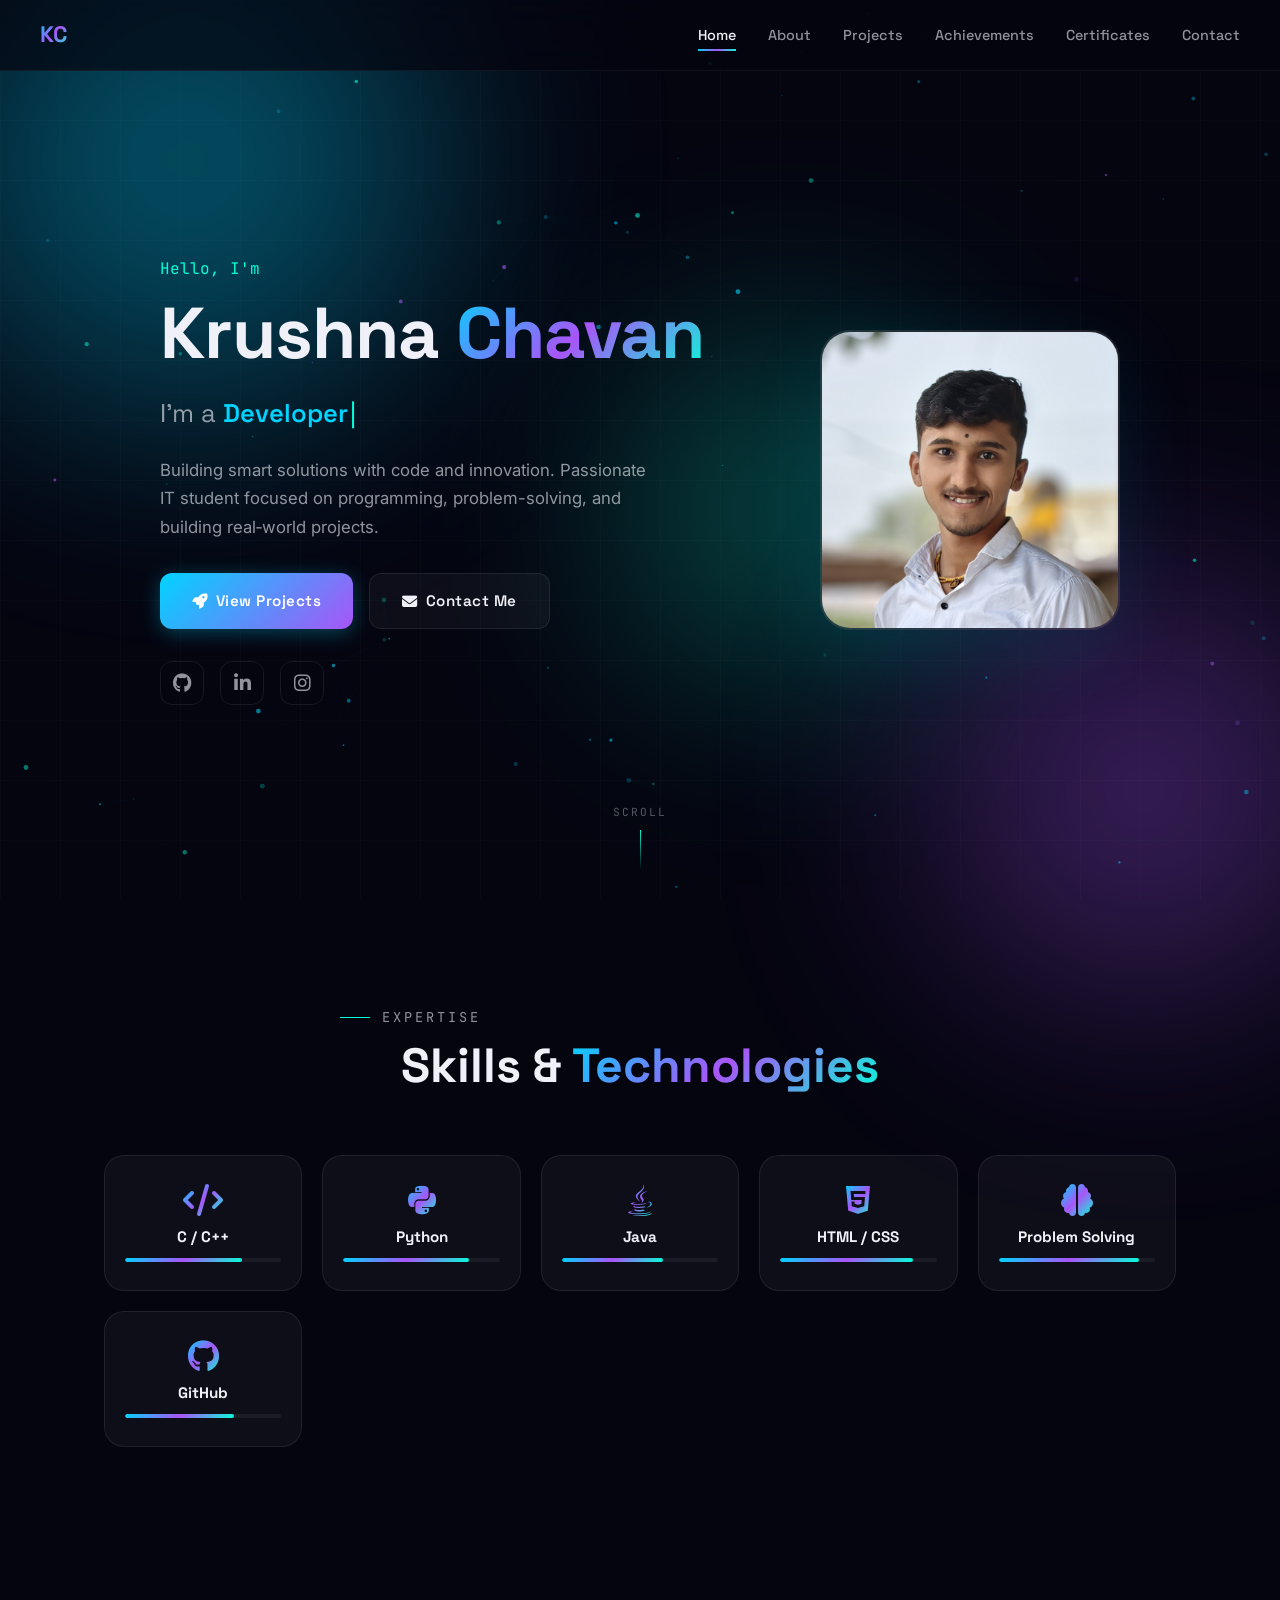
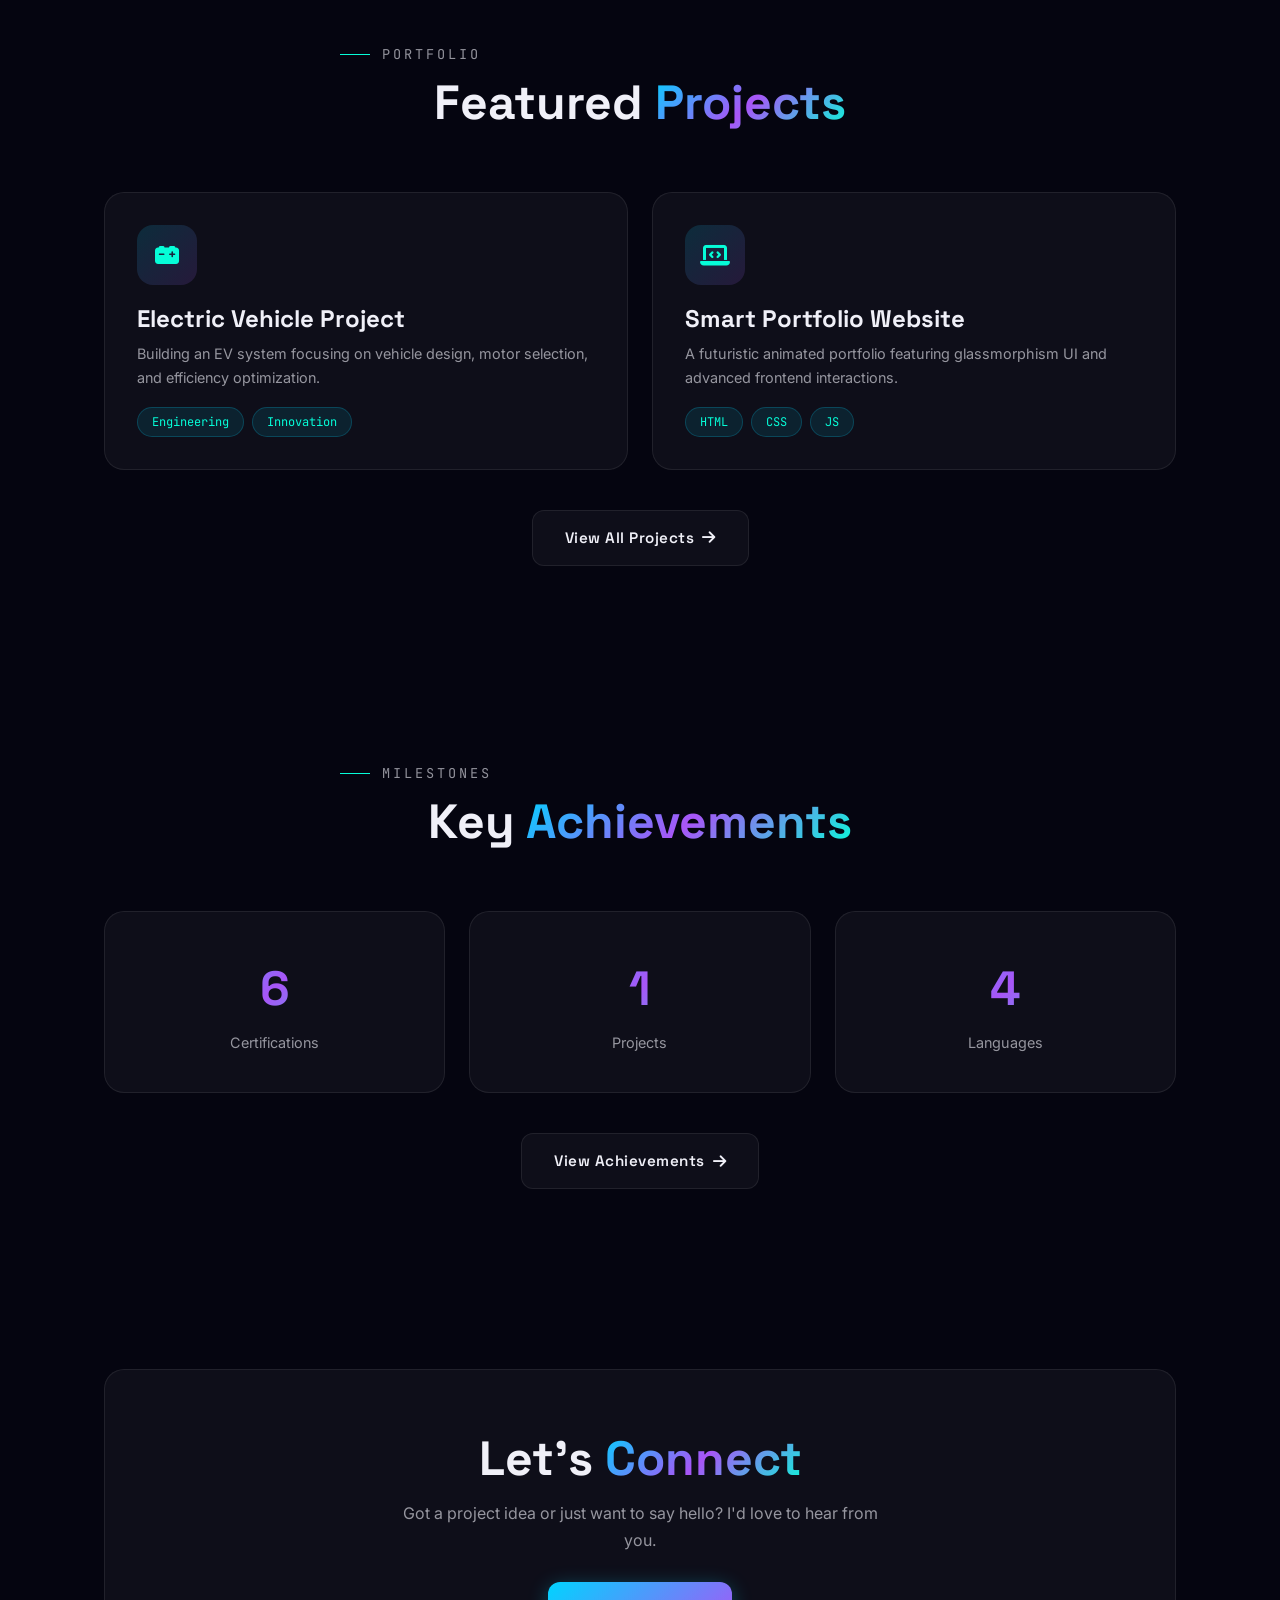
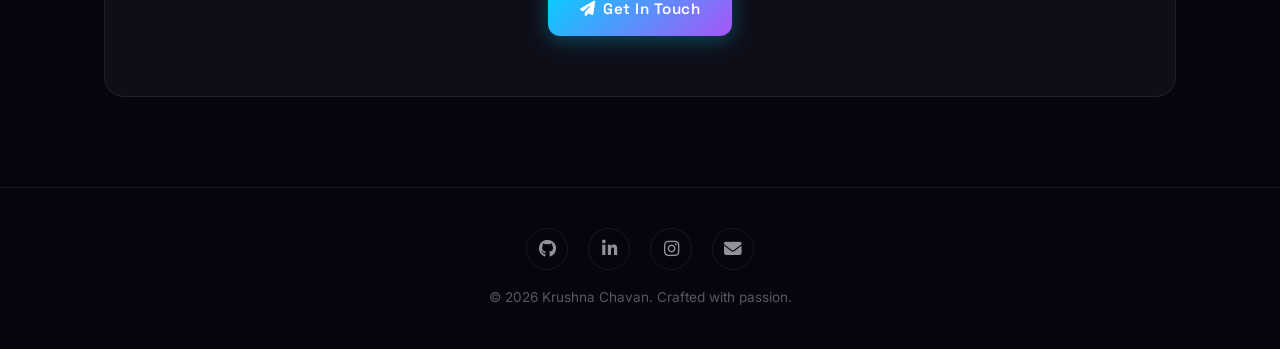
<file: index.html>
<!DOCTYPE html>
<html lang="en">

<head>
  <meta charset="UTF-8">
  <meta name="viewport" content="width=device-width, initial-scale=1.0">
  <title>Krushna Chavan — Creative Technologist</title>
  <meta name="description"
    content="Portfolio of Krushna Ganesh Chavan — Creative Technologist, IT Student at MIT Academy of Engineering. Building smart solutions with code and innovation.">
  <link rel="stylesheet" href="css/style.css">
  <link rel="stylesheet" href="css/home.css">
  <link rel="stylesheet" href="https://cdnjs.cloudflare.com/ajax/libs/font-awesome/6.5.1/css/all.min.css">
</head>

<body>
  <!-- Background -->
  <div class="bg-grid"></div>
  <div class="bg-glow bg-glow--1"></div>
  <div class="bg-glow bg-glow--2"></div>
  <div class="bg-glow bg-glow--3"></div>
  <canvas id="particles-canvas"></canvas>

  <!-- Navbar -->
  <nav class="navbar" id="navbar">
    <a href="index.html" class="navbar__logo"><span class="gradient-text">KC</span></a>
    <div class="navbar__links" id="nav-links">
      <a href="index.html" class="navbar__link active">Home</a>
      <a href="about.html" class="navbar__link">About</a>
      <a href="projects.html" class="navbar__link">Projects</a>
      <a href="achievements.html" class="navbar__link">Achievements</a>
      <a href="certificates.html" class="navbar__link">Certificates</a>
      <a href="contact.html" class="navbar__link">Contact</a>
    </div>
    <div class="navbar__toggle" id="nav-toggle" aria-label="Menu">
      <span></span><span></span><span></span>
    </div>
  </nav>

  <main class="page-transition">
    <!-- ======== HERO ======== -->
    <section class="hero" id="hero">
      <div class="hero__content">
        <p class="hero__greeting reveal">Hello, I'm</p>
        <h1 class="hero__name reveal reveal-delay-1">Krushna <span class="gradient-text">Chavan</span></h1>
        <div class="hero__role reveal reveal-delay-2">
          <span class="hero__role-prefix">I'm a&nbsp;</span>
          <span class="hero__role-typed" id="typing-text">Developer</span>
          <span class="hero__cursor">|</span>
        </div>
        <p class="hero__intro reveal reveal-delay-3">Building smart solutions with code and innovation. Passionate IT
          student focused on programming, problem-solving, and building real&#8209;world projects.</p>
        <div class="hero__cta reveal reveal-delay-4">
          <a href="projects.html" class="btn btn--primary"><i class="fas fa-rocket"></i> View Projects</a>
          <a href="contact.html" class="btn btn--outline"><i class="fas fa-envelope"></i> Contact Me</a>
        </div>
        <div class="hero__socials reveal reveal-delay-5">
          <a href="https://github.com/KrushnaGC" target="_blank" class="hero__social" aria-label="GitHub"><i
              class="fab fa-github"></i></a>
          <a href="https://www.linkedin.com/in/krushna-chavan-bb91632a5" target="_blank" class="hero__social" aria-label="LinkedIn"><i class="fab fa-linkedin-in"></i></a>
          <a href="#" class="hero__social" aria-label="Instagram"><i class="fab fa-instagram"></i></a>
        </div>
      </div>
      <div class="hero__visual reveal reveal-delay-3">
        <div class="hero__image-wrapper">
          <img src="images/profile.jpg" alt="Krushna Chavan" class="hero__image"
            onerror="this.style.display='none';this.nextElementSibling.style.display='flex'">
          <div class="hero__image-placeholder"><i class="fas fa-user"></i></div>
        </div>
      </div>
      <div class="scroll-indicator">
        <span>Scroll</span>
        <div class="scroll-indicator__line"></div>
      </div>
    </section>

    <!-- ======== SKILLS PREVIEW ======== -->
    <section class="container" id="skills-preview">
      <div class="section-header reveal">
        <p class="section-label">Expertise</p>
        <h2>Skills & <span class="gradient-text">Technologies</span></h2>
      </div>
      <div class="skills-grid">
        <div class="glass-card skill-card reveal reveal-delay-1"><i class="fas fa-code"></i>
          <h3>C / C++</h3>
          <div class="skill-bar">
            <div class="skill-bar__fill" style="--fill:75%"></div>
          </div>
        </div>
        <div class="glass-card skill-card reveal reveal-delay-2"><i class="fab fa-python"></i>
          <h3>Python</h3>
          <div class="skill-bar">
            <div class="skill-bar__fill" style="--fill:80%"></div>
          </div>
        </div>
        <div class="glass-card skill-card reveal reveal-delay-3"><i class="fab fa-java"></i>
          <h3>Java</h3>
          <div class="skill-bar">
            <div class="skill-bar__fill" style="--fill:65%"></div>
          </div>
        </div>
        <div class="glass-card skill-card reveal reveal-delay-4"><i class="fab fa-html5"></i>
          <h3>HTML / CSS</h3>
          <div class="skill-bar">
            <div class="skill-bar__fill" style="--fill:85%"></div>
          </div>
        </div>
        <div class="glass-card skill-card reveal reveal-delay-5"><i class="fas fa-brain"></i>
          <h3>Problem Solving</h3>
          <div class="skill-bar">
            <div class="skill-bar__fill" style="--fill:90%"></div>
          </div>
        </div>
        <div class="glass-card skill-card reveal reveal-delay-1"><i class="fab fa-github"></i>
          <h3>GitHub</h3>
          <div class="skill-bar">
            <div class="skill-bar__fill" style="--fill:70%"></div>
          </div>
        </div>
      </div>
    </section>

    <!-- ======== FEATURED PROJECTS ======== -->
    <section class="container" id="featured-projects">
      <div class="section-header reveal">
        <p class="section-label">Portfolio</p>
        <h2>Featured <span class="gradient-text">Projects</span></h2>
      </div>
      <div class="projects-preview-grid">
        <div class="glass-card project-preview reveal reveal-delay-1">
          <div class="project-preview__img"><i class="fas fa-car-battery"></i></div>
          <h3>Electric Vehicle Project</h3>
          <p>Building an EV system focusing on vehicle design, motor selection, and efficiency optimization.</p>
          <div class="project-preview__tags"><span class="tag">Engineering</span><span class="tag">Innovation</span>
          </div>
        </div>

        <div class="glass-card project-preview reveal reveal-delay-2">
          <div class="project-preview__img"><i class="fas fa-laptop-code"></i></div>
          <h3>Smart Portfolio Website</h3>
          <p>A futuristic animated portfolio featuring glassmorphism UI and advanced frontend interactions.</p>
          <div class="project-preview__tags"><span class="tag">HTML</span><span class="tag">CSS</span><span
              class="tag">JS</span></div>
        </div>
      </div>
      <div style="text-align:center;margin-top:40px" class="reveal">
        <a href="projects.html" class="btn btn--outline">View All Projects <i class="fas fa-arrow-right"></i></a>
      </div>
    </section>

    <!-- ======== ACHIEVEMENTS PREVIEW ======== -->
    <section class="container" id="achievements-preview">
      <div class="section-header reveal">
        <p class="section-label">Milestones</p>
        <h2>Key <span class="gradient-text">Achievements</span></h2>
      </div>
      <div class="stats-row">
        <div class="glass-card stat-card reveal reveal-delay-1"><span class="stat-card__number"
            data-count="7">0</span><span class="stat-card__label">Certifications</span></div>
        <div class="glass-card stat-card reveal reveal-delay-2"><span class="stat-card__number"
            data-count="2">0</span><span class="stat-card__label">Projects</span></div>
        <div class="glass-card stat-card reveal reveal-delay-3"><span class="stat-card__number"
            data-count="5">0</span><span class="stat-card__label">Languages</span></div>
      </div>
      <div style="text-align:center;margin-top:40px" class="reveal">
        <a href="achievements.html" class="btn btn--outline">View Achievements <i class="fas fa-arrow-right"></i></a>
      </div>
    </section>

    <!-- ======== CONTACT CTA ======== -->
    <section class="container cta-section" id="cta">
      <div class="glass-card cta-card reveal">
        <h2>Let's <span class="gradient-text">Connect</span></h2>
        <p>Got a project idea or just want to say hello? I'd love to hear from you.</p>
        <a href="contact.html" class="btn btn--primary"><i class="fas fa-paper-plane"></i> Get In Touch</a>
      </div>
    </section>
  </main>

  <!-- Footer -->
  <footer class="footer">
    <div class="footer__socials">
      <a href="https://github.com/KrushnaGC" target="_blank" class="footer__social-link" aria-label="GitHub"><i
          class="fab fa-github"></i></a>
      <a href="https://www.linkedin.com/in/krushna-chavan-bb91632a5" target="_blank" class="footer__social-link" aria-label="LinkedIn"><i class="fab fa-linkedin-in"></i></a>
      <a href="#" class="footer__social-link" aria-label="Instagram"><i class="fab fa-instagram"></i></a>
      <a href="mailto:krushnagchavan@gmail.com" class="footer__social-link" aria-label="Email"><i
          class="fas fa-envelope"></i></a>
    </div>
    <p>&copy; 2026 Krushna Chavan. Crafted with passion.</p>
  </footer>

  <script src="js/main.js"></script>
  <script>
    // Counter animation on scroll
    const statsObserver = new IntersectionObserver(entries => {
      entries.forEach(e => { if (e.isIntersecting) { animateCounters(); statsObserver.disconnect(); } });
    }, { threshold: 0.5 });
    const statsRow = document.querySelector('.stats-row');
    if (statsRow) statsObserver.observe(statsRow);
  </script>
</body>

</html>
</file>
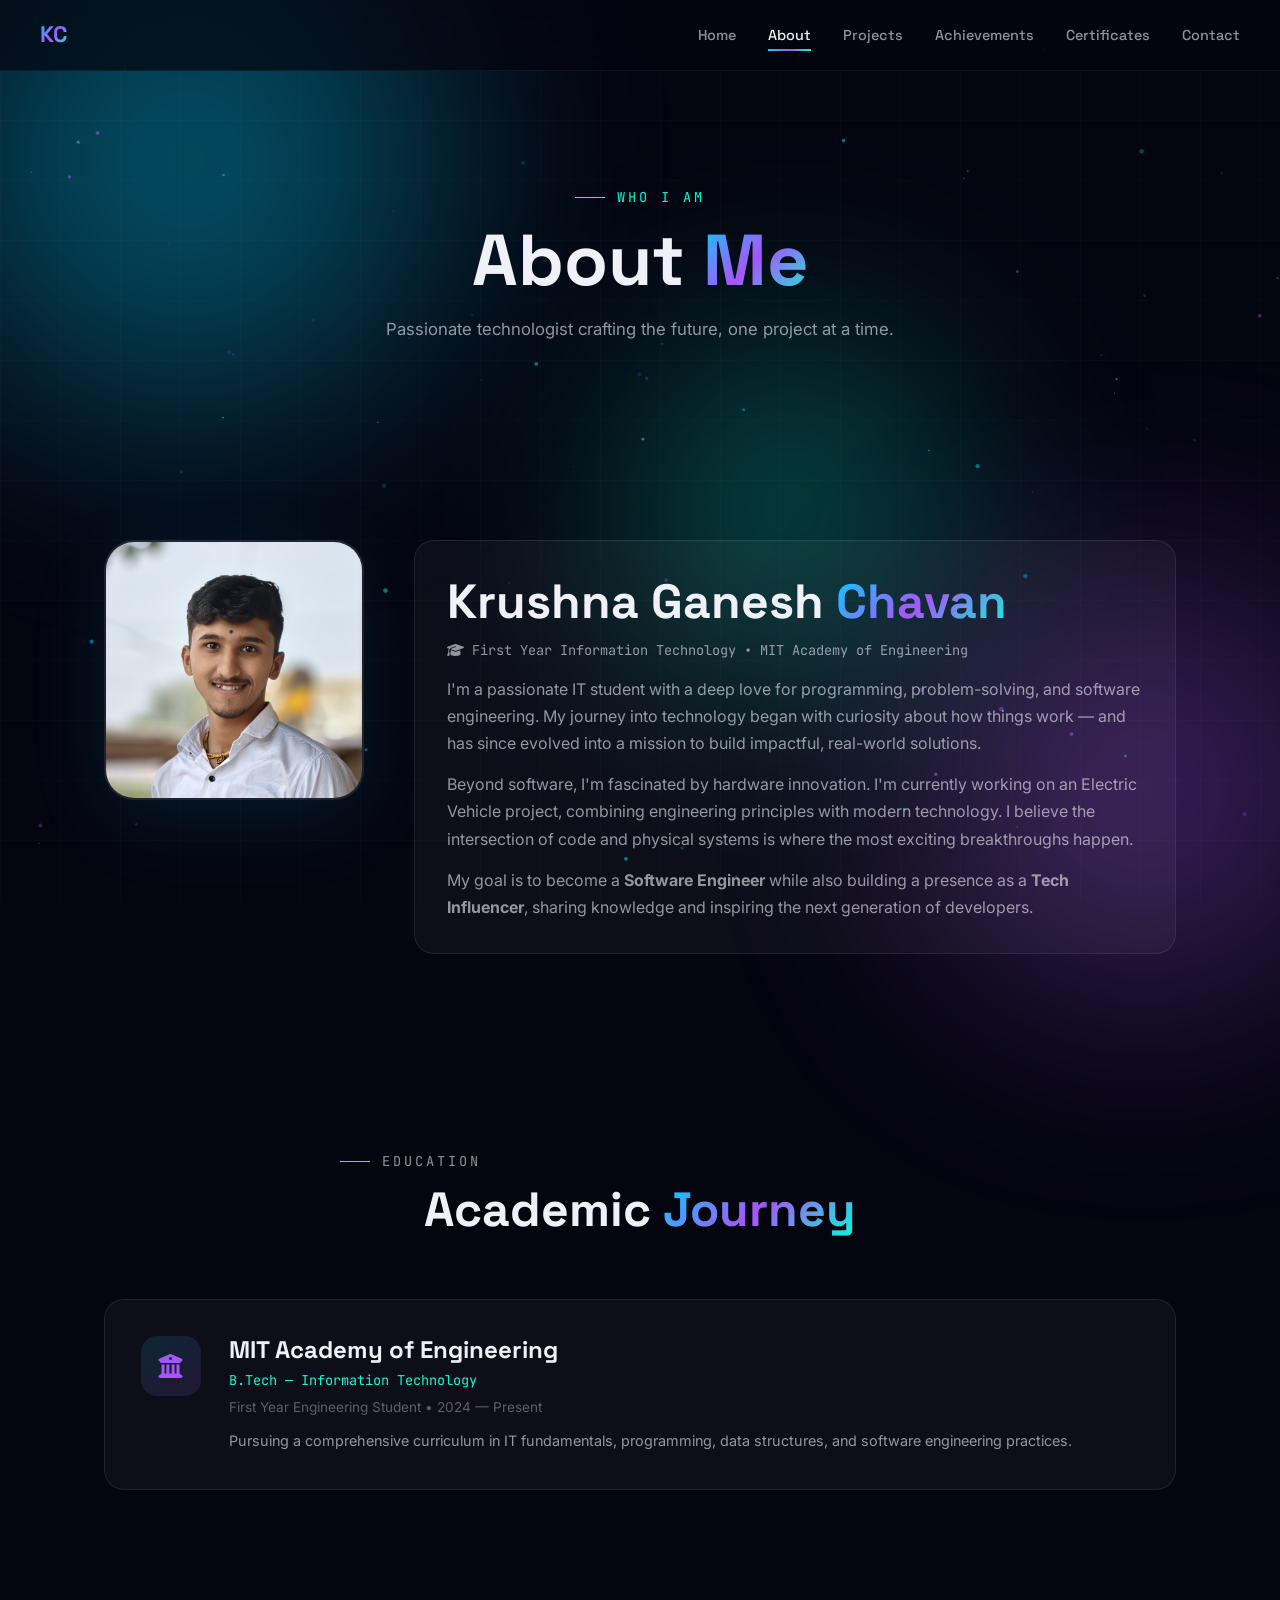
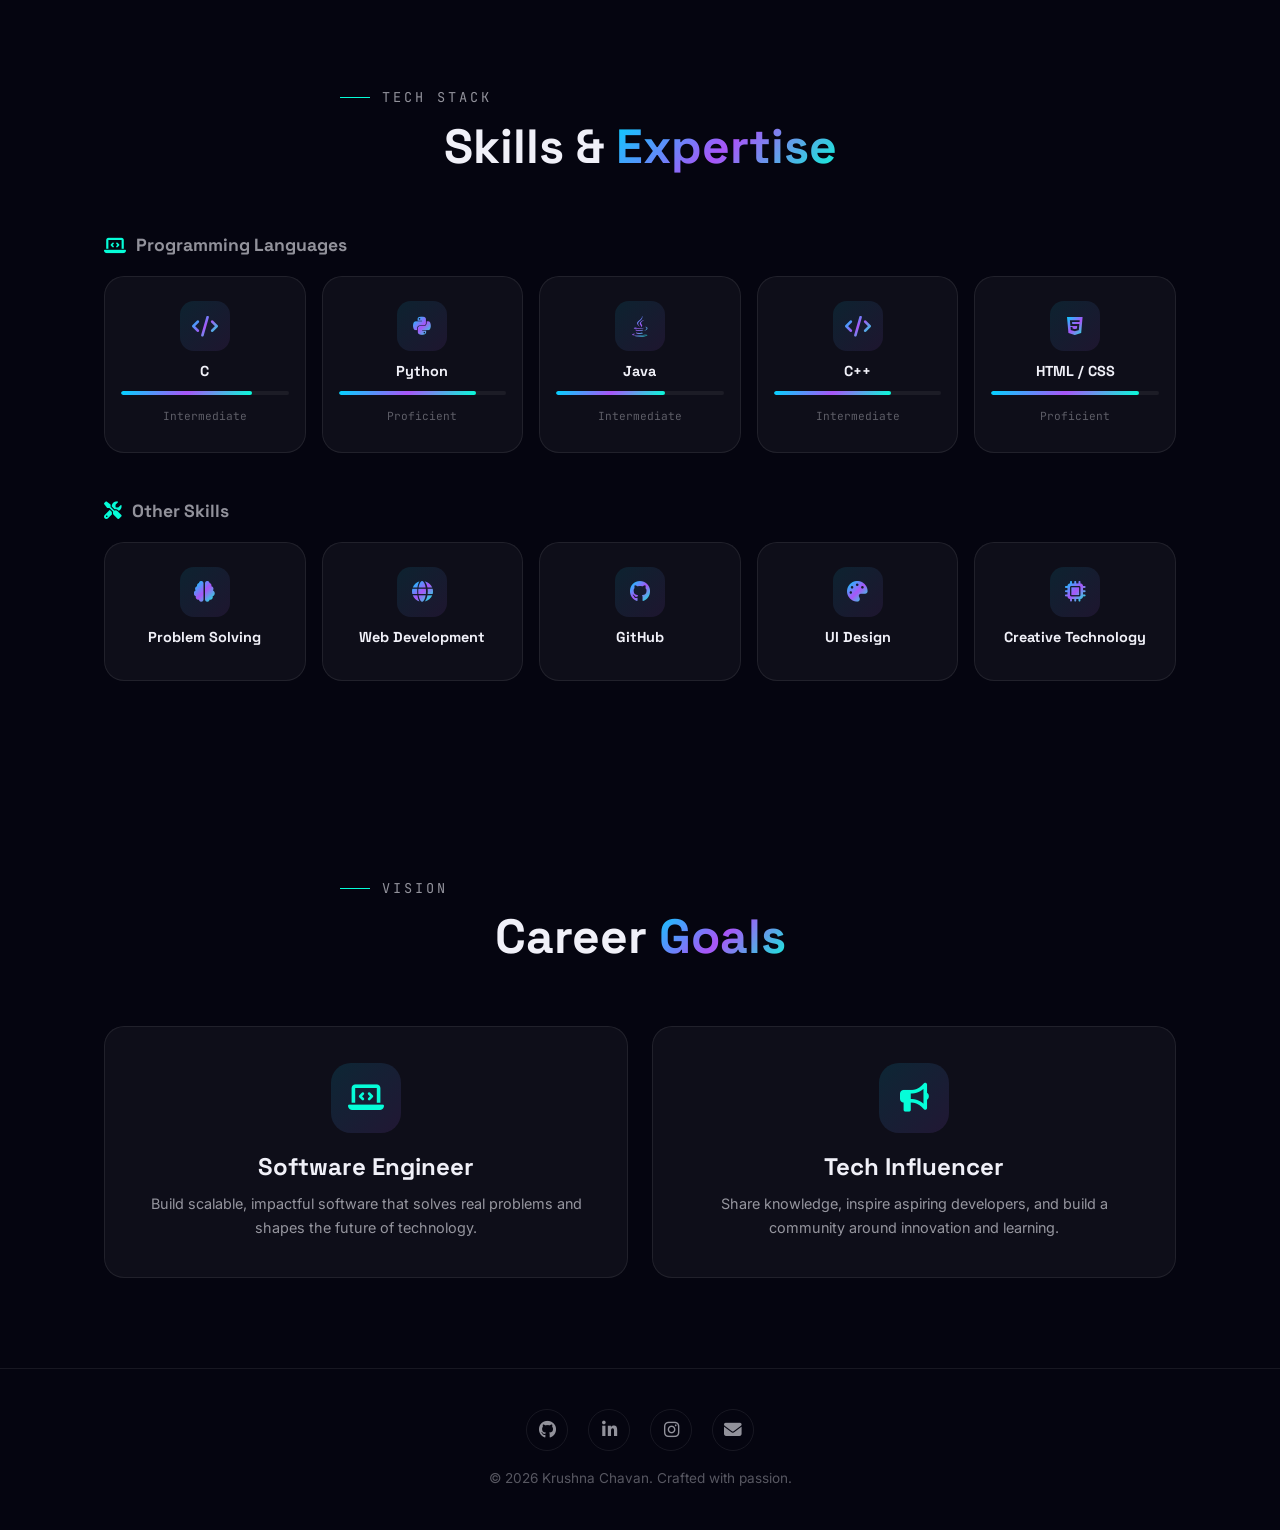
<file: about.html>
<!DOCTYPE html>
<html lang="en">
<head>
  <meta charset="UTF-8"><meta name="viewport" content="width=device-width,initial-scale=1.0">
  <title>About — Krushna Chavan</title>
  <meta name="description" content="Learn about Krushna Ganesh Chavan — IT student, creative technologist, and aspiring software engineer.">
  <link rel="stylesheet" href="css/style.css">
  <link rel="stylesheet" href="css/pages.css">
  <link rel="stylesheet" href="https://cdnjs.cloudflare.com/ajax/libs/font-awesome/6.5.1/css/all.min.css">
</head>
<body>
  <div class="bg-grid"></div>
  <div class="bg-glow bg-glow--1"></div><div class="bg-glow bg-glow--2"></div><div class="bg-glow bg-glow--3"></div>
  <canvas id="particles-canvas"></canvas>

  <nav class="navbar"><a href="index.html" class="navbar__logo"><span class="gradient-text">KC</span></a>
    <div class="navbar__links" id="nav-links">
      <a href="index.html" class="navbar__link">Home</a><a href="about.html" class="navbar__link active">About</a>
      <a href="projects.html" class="navbar__link">Projects</a><a href="achievements.html" class="navbar__link">Achievements</a>
      <a href="certificates.html" class="navbar__link">Certificates</a><a href="contact.html" class="navbar__link">Contact</a>
    </div>
    <div class="navbar__toggle" id="nav-toggle"><span></span><span></span><span></span></div>
  </nav>

  <main class="page-transition">
    <!-- Hero -->
    <section class="page-hero">
      <p class="section-label reveal">Who I Am</p>
      <h1 class="reveal reveal-delay-1">About <span class="gradient-text">Me</span></h1>
      <p class="page-hero__sub reveal reveal-delay-2">Passionate technologist crafting the future, one project at a time.</p>
    </section>

    <!-- Bio -->
    <section class="container about-bio">
      <div class="about-bio__grid">
        <div class="about-bio__image reveal">
          <div class="hero__image-wrapper" style="width:260px;height:260px">
            <img src="images/profile.jpg" alt="Krushna Chavan" class="hero__image" onerror="this.style.display='none';this.nextElementSibling.style.display='flex'">
            <div class="hero__image-placeholder" style="display:none;width:100%;height:100%;align-items:center;justify-content:center;font-size:4rem;color:var(--text-muted);background:linear-gradient(135deg,rgba(0,212,255,0.05),rgba(168,85,247,0.05))"><i class="fas fa-user"></i></div>
          </div>
        </div>
        <div class="about-bio__text">
          <div class="glass-card reveal reveal-delay-1">
            <h2>Krushna Ganesh <span class="gradient-text">Chavan</span></h2>
            <p class="about-role"><i class="fas fa-graduation-cap"></i> First Year Information Technology &bull; MIT Academy of Engineering</p>
            <p>I'm a passionate IT student with a deep love for programming, problem-solving, and software engineering. My journey into technology began with curiosity about how things work — and has since evolved into a mission to build impactful, real-world solutions.</p>
            <p>Beyond software, I'm fascinated by hardware innovation. I'm currently working on an Electric Vehicle project, combining engineering principles with modern technology. I believe the intersection of code and physical systems is where the most exciting breakthroughs happen.</p>
            <p>My goal is to become a <strong>Software Engineer</strong> while also building a presence as a <strong>Tech Influencer</strong>, sharing knowledge and inspiring the next generation of developers.</p>
          </div>
        </div>
      </div>
    </section>

    <!-- Education -->
    <section class="container">
      <div class="section-header reveal">
        <p class="section-label">Education</p>
        <h2>Academic <span class="gradient-text">Journey</span></h2>
      </div>
      <div class="education-card glass-card reveal reveal-delay-1">
        <div class="education-card__icon"><i class="fas fa-university"></i></div>
        <div>
          <h3>MIT Academy of Engineering</h3>
          <p class="education-card__branch">B.Tech — Information Technology</p>
          <p class="education-card__year">First Year Engineering Student &bull; 2024 — Present</p>
          <p class="education-card__desc">Pursuing a comprehensive curriculum in IT fundamentals, programming, data structures, and software engineering practices.</p>
        </div>
      </div>
    </section>

    <!-- Skills -->
    <section class="container">
      <div class="section-header reveal">
        <p class="section-label">Tech Stack</p>
        <h2>Skills & <span class="gradient-text">Expertise</span></h2>
      </div>

      <h3 class="skills-category-title reveal"><i class="fas fa-laptop-code"></i> Programming Languages</h3>
      <div class="skills-full-grid">
        <div class="glass-card skill-detail-card reveal reveal-delay-1">
          <div class="skill-detail-card__icon"><i class="fas fa-code"></i></div>
          <h4>C</h4>
          <div class="skill-bar"><div class="skill-bar__fill" style="--fill:78%"></div></div>
          <span class="skill-detail-card__level">Intermediate</span>
        </div>
        <div class="glass-card skill-detail-card reveal reveal-delay-2">
          <div class="skill-detail-card__icon"><i class="fab fa-python"></i></div>
          <h4>Python</h4>
          <div class="skill-bar"><div class="skill-bar__fill" style="--fill:82%"></div></div>
          <span class="skill-detail-card__level">Proficient</span>
        </div>
        <div class="glass-card skill-detail-card reveal reveal-delay-3">
          <div class="skill-detail-card__icon"><i class="fab fa-java"></i></div>
          <h4>Java</h4>
          <div class="skill-bar"><div class="skill-bar__fill" style="--fill:65%"></div></div>
          <span class="skill-detail-card__level">Intermediate</span>
        </div>
        <div class="glass-card skill-detail-card reveal reveal-delay-4">
          <div class="skill-detail-card__icon"><i class="fas fa-code"></i></div>
          <h4>C++</h4>
          <div class="skill-bar"><div class="skill-bar__fill" style="--fill:70%"></div></div>
          <span class="skill-detail-card__level">Intermediate</span>
        </div>
        <div class="glass-card skill-detail-card reveal reveal-delay-5">
          <div class="skill-detail-card__icon"><i class="fab fa-html5"></i></div>
          <h4>HTML / CSS</h4>
          <div class="skill-bar"><div class="skill-bar__fill" style="--fill:88%"></div></div>
          <span class="skill-detail-card__level">Proficient</span>
        </div>
      </div>

      <h3 class="skills-category-title reveal" style="margin-top:48px"><i class="fas fa-tools"></i> Other Skills</h3>
      <div class="skills-full-grid">
        <div class="glass-card skill-detail-card reveal reveal-delay-1">
          <div class="skill-detail-card__icon"><i class="fas fa-brain"></i></div>
          <h4>Problem Solving</h4>
        </div>
        <div class="glass-card skill-detail-card reveal reveal-delay-2">
          <div class="skill-detail-card__icon"><i class="fas fa-globe"></i></div>
          <h4>Web Development</h4>
        </div>
        <div class="glass-card skill-detail-card reveal reveal-delay-3">
          <div class="skill-detail-card__icon"><i class="fab fa-github"></i></div>
          <h4>GitHub</h4>
        </div>
        <div class="glass-card skill-detail-card reveal reveal-delay-4">
          <div class="skill-detail-card__icon"><i class="fas fa-palette"></i></div>
          <h4>UI Design</h4>
        </div>
        <div class="glass-card skill-detail-card reveal reveal-delay-5">
          <div class="skill-detail-card__icon"><i class="fas fa-microchip"></i></div>
          <h4>Creative Technology</h4>
        </div>
      </div>
    </section>

    <!-- Career Goals -->
    <section class="container">
      <div class="section-header reveal">
        <p class="section-label">Vision</p>
        <h2>Career <span class="gradient-text">Goals</span></h2>
      </div>
      <div class="goals-grid">
        <div class="glass-card goal-card reveal reveal-delay-1">
          <div class="goal-card__icon"><i class="fas fa-laptop-code"></i></div>
          <h3>Software Engineer</h3>
          <p>Build scalable, impactful software that solves real problems and shapes the future of technology.</p>
        </div>
        <div class="glass-card goal-card reveal reveal-delay-2">
          <div class="goal-card__icon"><i class="fas fa-bullhorn"></i></div>
          <h3>Tech Influencer</h3>
          <p>Share knowledge, inspire aspiring developers, and build a community around innovation and learning.</p>
        </div>
      </div>
    </section>
  </main>

  <footer class="footer">
    <div class="footer__socials">
      <a href="https://github.com/KrushnaGC" target="_blank" class="footer__social-link"><i class="fab fa-github"></i></a>
      <a href="https://www.linkedin.com/in/krushna-chavan-bb91632a5" target="_blank" class="footer__social-link"><i class="fab fa-linkedin-in"></i></a>
      <a href="#" class="footer__social-link"><i class="fab fa-instagram"></i></a>
      <a href="mailto:krushnagchavan@gmail.com" class="footer__social-link"><i class="fas fa-envelope"></i></a>
    </div>
    <p>&copy; 2026 Krushna Chavan. Crafted with passion.</p>
  </footer>
  <script src="js/main.js"></script>
</body>
</html>
</file>
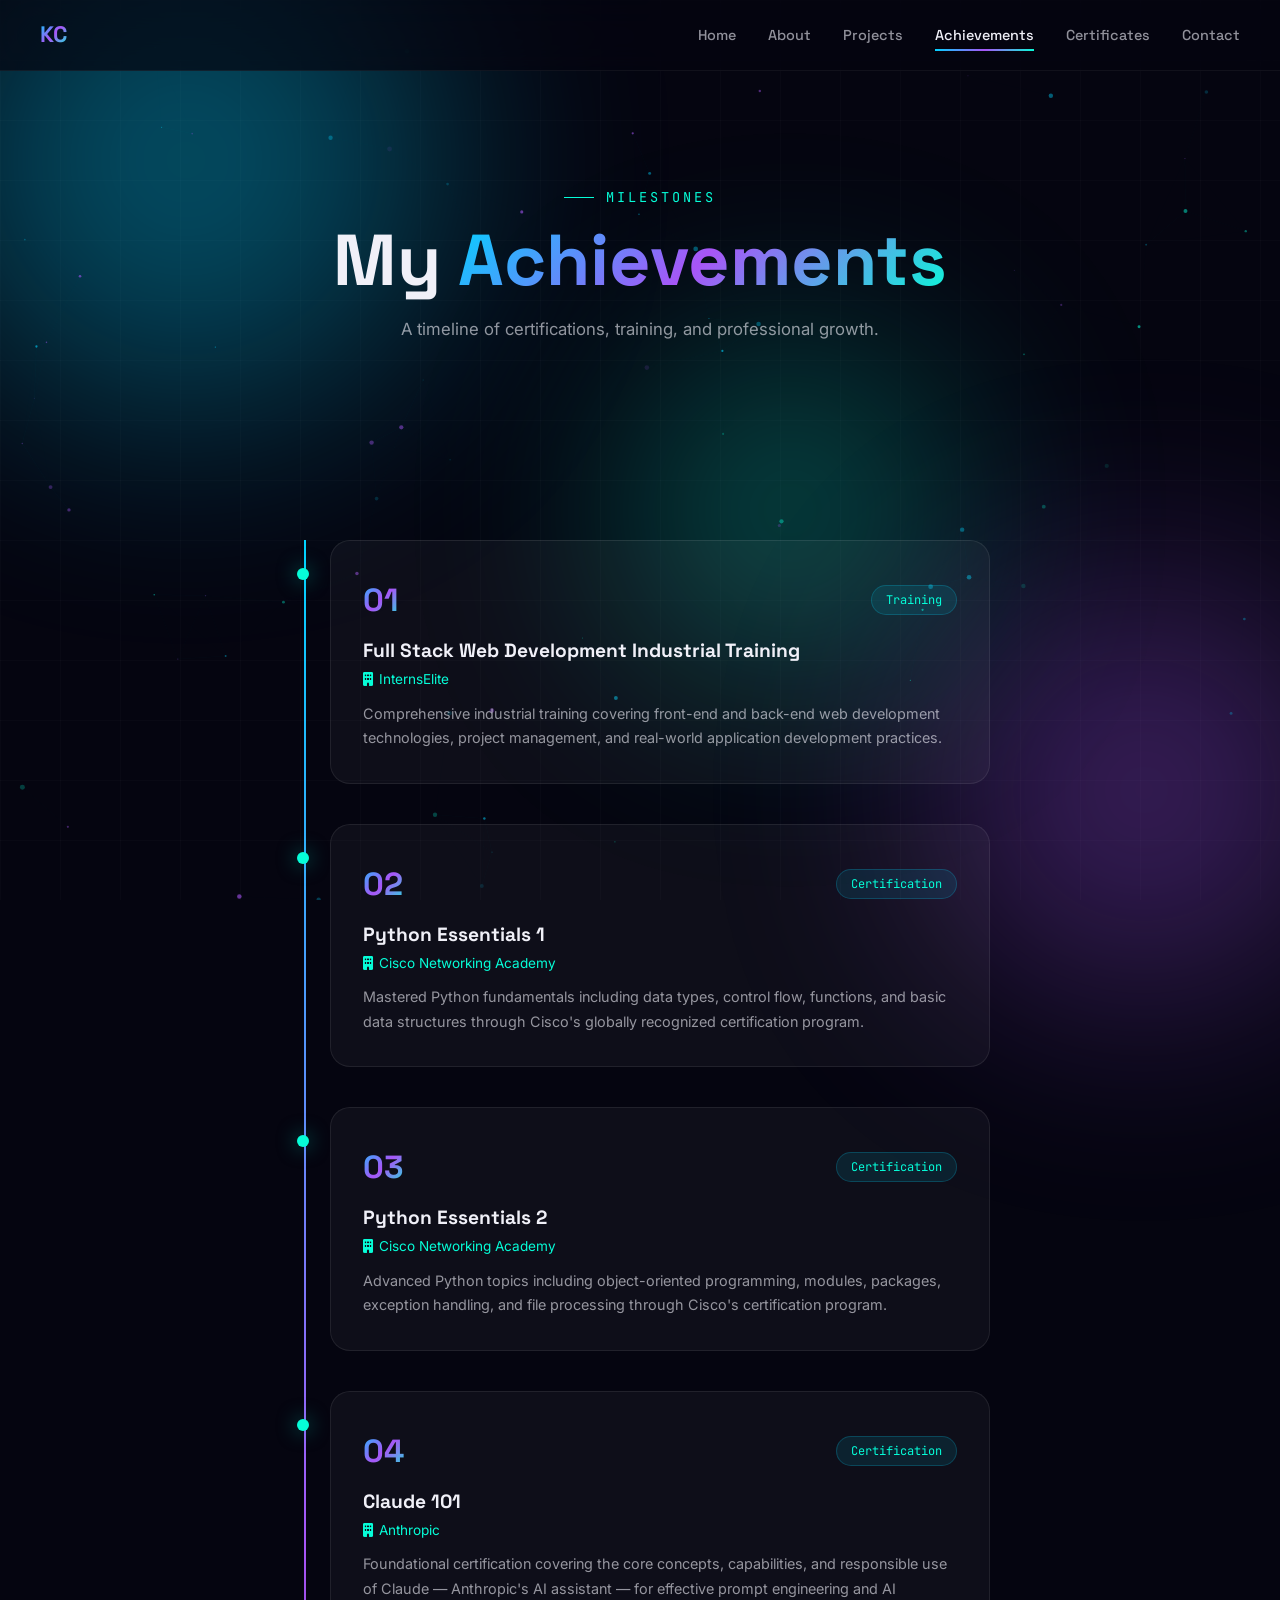
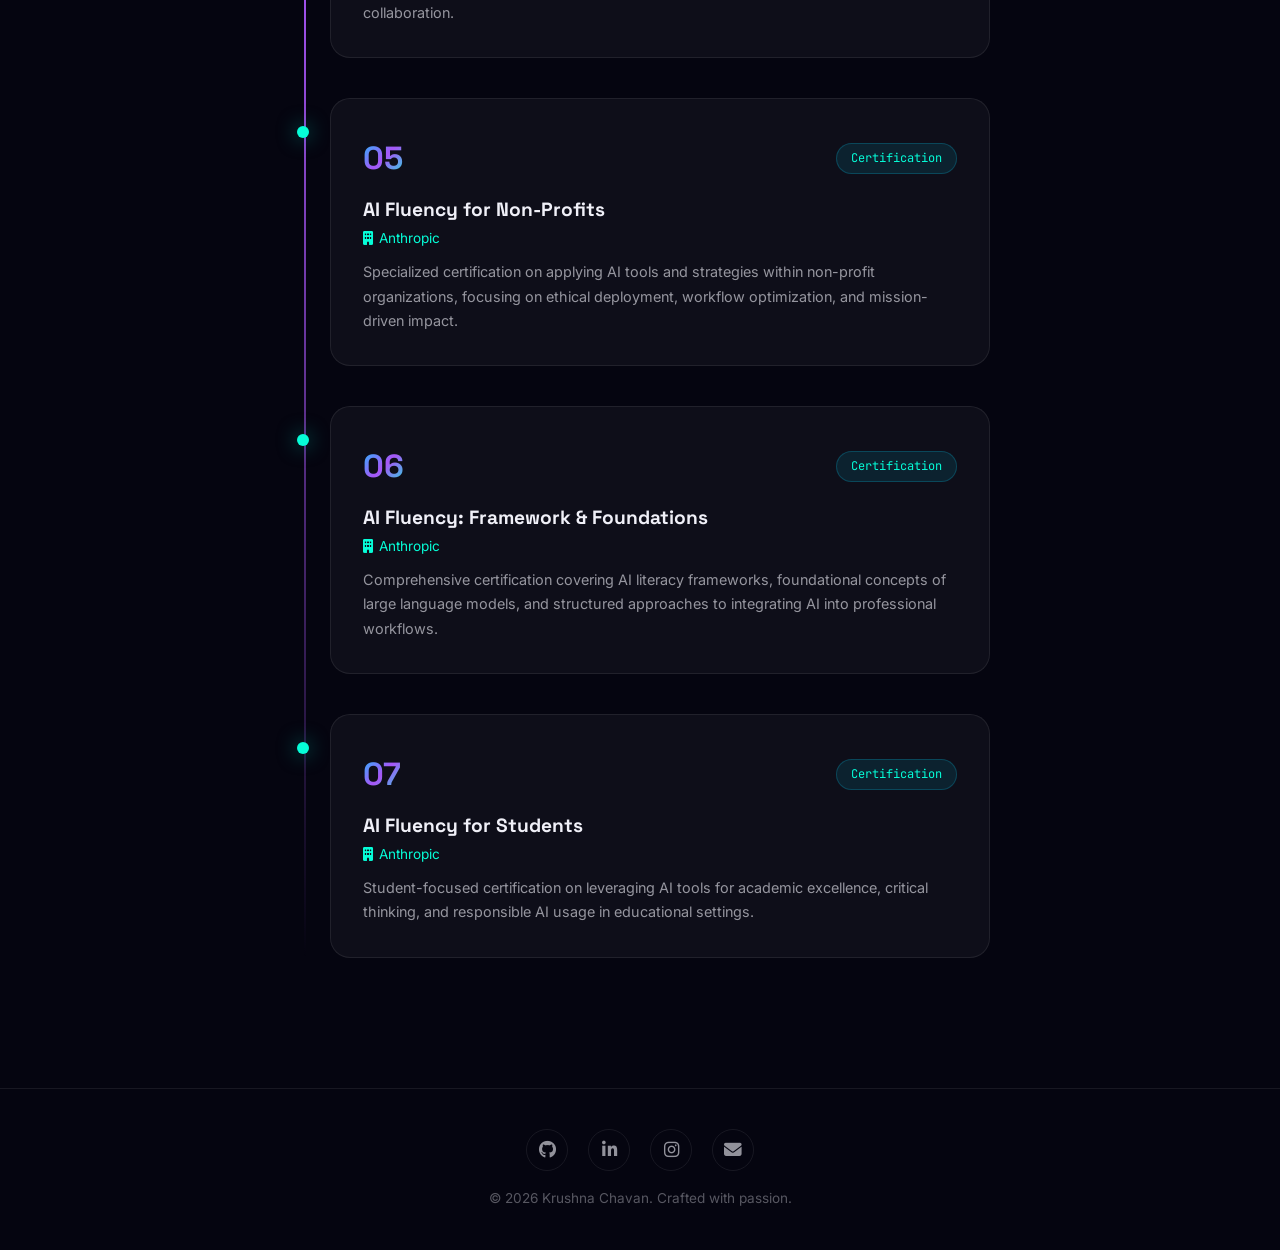
<file: achievements.html>
<!DOCTYPE html>
<html lang="en">
<head>
  <meta charset="UTF-8"><meta name="viewport" content="width=device-width,initial-scale=1.0">
  <title>Achievements — Krushna Chavan</title>
  <meta name="description" content="Achievements and milestones of Krushna Chavan — certifications, training, and accomplishments.">
  <link rel="stylesheet" href="css/style.css">
  <link rel="stylesheet" href="css/pages.css">
  <link rel="stylesheet" href="https://cdnjs.cloudflare.com/ajax/libs/font-awesome/6.5.1/css/all.min.css">
</head>
<body>
  <div class="bg-grid"></div>
  <div class="bg-glow bg-glow--1"></div><div class="bg-glow bg-glow--2"></div><div class="bg-glow bg-glow--3"></div>
  <canvas id="particles-canvas"></canvas>

  <nav class="navbar"><a href="index.html" class="navbar__logo"><span class="gradient-text">KC</span></a>
    <div class="navbar__links" id="nav-links">
      <a href="index.html" class="navbar__link">Home</a><a href="about.html" class="navbar__link">About</a>
      <a href="projects.html" class="navbar__link">Projects</a><a href="achievements.html" class="navbar__link active">Achievements</a>
      <a href="certificates.html" class="navbar__link">Certificates</a><a href="contact.html" class="navbar__link">Contact</a>
    </div>
    <div class="navbar__toggle" id="nav-toggle"><span></span><span></span><span></span></div>
  </nav>

  <main class="page-transition">
    <section class="page-hero">
      <p class="section-label reveal">Milestones</p>
      <h1 class="reveal reveal-delay-1">My <span class="gradient-text">Achievements</span></h1>
      <p class="page-hero__sub reveal reveal-delay-2">A timeline of certifications, training, and professional growth.</p>
    </section>

    <section class="container">
      <div class="timeline">
        <!-- Achievement 1 -->
        <div class="timeline__item reveal">
          <div class="timeline__dot"></div>
          <div class="glass-card timeline__card">
            <div class="timeline__card-header">
              <span class="timeline__number">01</span>
              <span class="tag">Training</span>
            </div>
            <h3>Full Stack Web Development Industrial Training</h3>
            <p class="timeline__org"><i class="fas fa-building"></i> InternsElite</p>
            <p>Comprehensive industrial training covering front-end and back-end web development technologies, project management, and real-world application development practices.</p>
          </div>
        </div>

        <!-- Achievement 2 -->
        <div class="timeline__item reveal reveal-delay-1">
          <div class="timeline__dot"></div>
          <div class="glass-card timeline__card">
            <div class="timeline__card-header">
              <span class="timeline__number">02</span>
              <span class="tag">Certification</span>
            </div>
            <h3>Python Essentials 1</h3>
            <p class="timeline__org"><i class="fas fa-building"></i> Cisco Networking Academy</p>
            <p>Mastered Python fundamentals including data types, control flow, functions, and basic data structures through Cisco's globally recognized certification program.</p>
          </div>
        </div>

        <!-- Achievement 3 -->
        <div class="timeline__item reveal reveal-delay-2">
          <div class="timeline__dot"></div>
          <div class="glass-card timeline__card">
            <div class="timeline__card-header">
              <span class="timeline__number">03</span>
              <span class="tag">Certification</span>
            </div>
            <h3>Python Essentials 2</h3>
            <p class="timeline__org"><i class="fas fa-building"></i> Cisco Networking Academy</p>
            <p>Advanced Python topics including object-oriented programming, modules, packages, exception handling, and file processing through Cisco's certification program.</p>
          </div>
        </div>

        <!-- Achievement 4 -->
        <div class="timeline__item reveal reveal-delay-3">
          <div class="timeline__dot"></div>
          <div class="glass-card timeline__card">
            <div class="timeline__card-header">
              <span class="timeline__number">04</span>
              <span class="tag">Certification</span>
            </div>
            <h3>Claude 101</h3>
            <p class="timeline__org"><i class="fas fa-building"></i> Anthropic</p>
            <p>Foundational certification covering the core concepts, capabilities, and responsible use of Claude — Anthropic's AI assistant — for effective prompt engineering and AI collaboration.</p>
          </div>
        </div>

        <!-- Achievement 5 -->
        <div class="timeline__item reveal reveal-delay-4">
          <div class="timeline__dot"></div>
          <div class="glass-card timeline__card">
            <div class="timeline__card-header">
              <span class="timeline__number">05</span>
              <span class="tag">Certification</span>
            </div>
            <h3>AI Fluency for Non-Profits</h3>
            <p class="timeline__org"><i class="fas fa-building"></i> Anthropic</p>
            <p>Specialized certification on applying AI tools and strategies within non-profit organizations, focusing on ethical deployment, workflow optimization, and mission-driven impact.</p>
          </div>
        </div>

        <!-- Achievement 6 -->
        <div class="timeline__item reveal reveal-delay-5">
          <div class="timeline__dot"></div>
          <div class="glass-card timeline__card">
            <div class="timeline__card-header">
              <span class="timeline__number">06</span>
              <span class="tag">Certification</span>
            </div>
            <h3>AI Fluency: Framework &amp; Foundations</h3>
            <p class="timeline__org"><i class="fas fa-building"></i> Anthropic</p>
            <p>Comprehensive certification covering AI literacy frameworks, foundational concepts of large language models, and structured approaches to integrating AI into professional workflows.</p>
          </div>
        </div>

        <!-- Achievement 7 -->
        <div class="timeline__item reveal reveal-delay-1">
          <div class="timeline__dot"></div>
          <div class="glass-card timeline__card">
            <div class="timeline__card-header">
              <span class="timeline__number">07</span>
              <span class="tag">Certification</span>
            </div>
            <h3>AI Fluency for Students</h3>
            <p class="timeline__org"><i class="fas fa-building"></i> Anthropic</p>
            <p>Student-focused certification on leveraging AI tools for academic excellence, critical thinking, and responsible AI usage in educational settings.</p>
          </div>
        </div>
      </div>
    </section>
  </main>

  <footer class="footer">
    <div class="footer__socials">
      <a href="https://github.com/KrushnaGC" target="_blank" class="footer__social-link"><i class="fab fa-github"></i></a>
      <a href="https://www.linkedin.com/in/krushna-chavan-bb91632a5" target="_blank" class="footer__social-link"><i class="fab fa-linkedin-in"></i></a>
      <a href="#" class="footer__social-link"><i class="fab fa-instagram"></i></a>
      <a href="mailto:krushnagchavan@gmail.com" class="footer__social-link"><i class="fas fa-envelope"></i></a>
    </div>
    <p>&copy; 2026 Krushna Chavan. Crafted with passion.</p>
  </footer>
  <script src="js/main.js"></script>
</body>
</html>
</file>
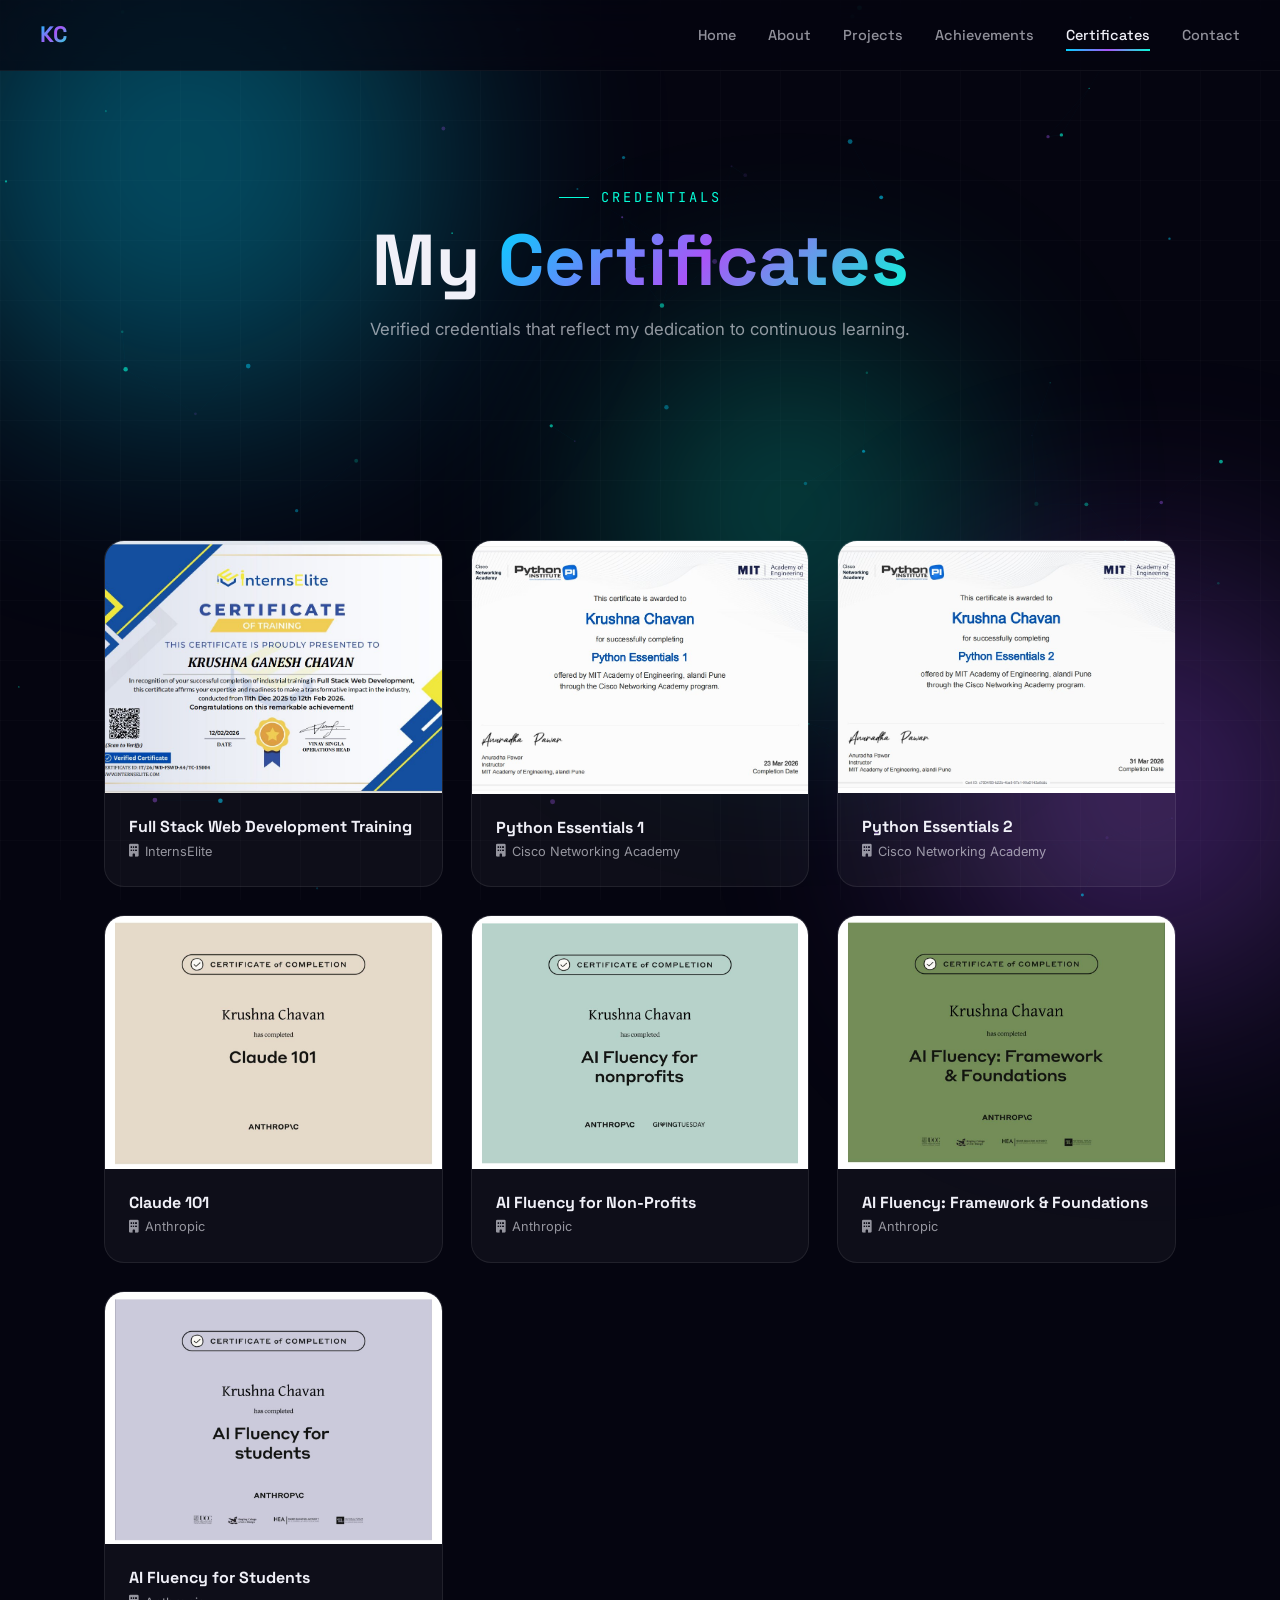
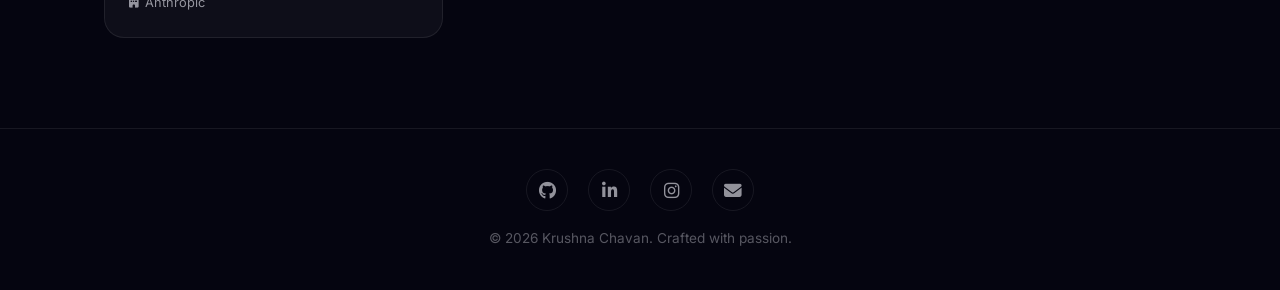
<file: certificates.html>
<!DOCTYPE html>
<html lang="en">
<head>
  <meta charset="UTF-8"><meta name="viewport" content="width=device-width,initial-scale=1.0">
  <title>Certificates — Krushna Chavan</title>
  <meta name="description" content="Professional certificates earned by Krushna Chavan in web development and Python.">
  <link rel="stylesheet" href="css/style.css">
  <link rel="stylesheet" href="css/pages.css">
  <link rel="stylesheet" href="https://cdnjs.cloudflare.com/ajax/libs/font-awesome/6.5.1/css/all.min.css">
</head>
<body>
  <div class="bg-grid"></div>
  <div class="bg-glow bg-glow--1"></div><div class="bg-glow bg-glow--2"></div><div class="bg-glow bg-glow--3"></div>
  <canvas id="particles-canvas"></canvas>

  <nav class="navbar"><a href="index.html" class="navbar__logo"><span class="gradient-text">KC</span></a>
    <div class="navbar__links" id="nav-links">
      <a href="index.html" class="navbar__link">Home</a><a href="about.html" class="navbar__link">About</a>
      <a href="projects.html" class="navbar__link">Projects</a><a href="achievements.html" class="navbar__link">Achievements</a>
      <a href="certificates.html" class="navbar__link active">Certificates</a><a href="contact.html" class="navbar__link">Contact</a>
    </div>
    <div class="navbar__toggle" id="nav-toggle"><span></span><span></span><span></span></div>
  </nav>

  <main class="page-transition">
    <section class="page-hero">
      <p class="section-label reveal">Credentials</p>
      <h1 class="reveal reveal-delay-1">My <span class="gradient-text">Certificates</span></h1>
      <p class="page-hero__sub reveal reveal-delay-2">Verified credentials that reflect my dedication to continuous learning.</p>
    </section>

    <section class="container">
      <div class="cert-grid">
        <!-- Certificate 1 -->
        <div class="glass-card cert-card reveal reveal-delay-1">
          <div class="cert-card__img-wrapper">
            <img src="images/certificate1.jpg" alt="Full Stack Web Development Training Certificate" onerror="this.style.display='none';this.nextElementSibling.style.display='flex'">
            <div class="cert-card__placeholder"><i class="fas fa-certificate"></i><span>Certificate</span></div>
          </div>
          <div class="cert-card__info">
            <h3>Full Stack Web Development Training</h3>
            <p><i class="fas fa-building"></i> InternsElite</p>
          </div>
        </div>

        <!-- Certificate 2 -->
        <div class="glass-card cert-card reveal reveal-delay-2">
          <div class="cert-card__img-wrapper">
            <img src="images/certificate2.jpg" alt="Python Essentials 1 Certificate" onerror="this.style.display='none';this.nextElementSibling.style.display='flex'">
            <div class="cert-card__placeholder"><i class="fas fa-certificate"></i><span>Certificate</span></div>
          </div>
          <div class="cert-card__info">
            <h3>Python Essentials 1</h3>
            <p><i class="fas fa-building"></i> Cisco Networking Academy</p>
          </div>
        </div>

        <!-- Certificate 3 -->
        <div class="glass-card cert-card reveal reveal-delay-3">
          <div class="cert-card__img-wrapper">
            <img src="images/certificate3.jpg" alt="Python Essentials 2 Certificate" onerror="this.style.display='none';this.nextElementSibling.style.display='flex'">
            <div class="cert-card__placeholder"><i class="fas fa-certificate"></i><span>Certificate</span></div>
          </div>
          <div class="cert-card__info">
            <h3>Python Essentials 2</h3>
            <p><i class="fas fa-building"></i> Cisco Networking Academy</p>
          </div>
        </div>

        <!-- Certificate 4 -->
        <div class="glass-card cert-card reveal reveal-delay-4">
          <div class="cert-card__img-wrapper">
            <img src="images/certificate4.jpg" alt="Claude 101 Certificate" onerror="this.style.display='none';this.nextElementSibling.style.display='flex'">
            <div class="cert-card__placeholder"><i class="fas fa-certificate"></i><span>Certificate</span></div>
          </div>
          <div class="cert-card__info">
            <h3>Claude 101</h3>
            <p><i class="fas fa-building"></i> Anthropic</p>
          </div>
        </div>

        <!-- Certificate 5 -->
        <div class="glass-card cert-card reveal reveal-delay-5">
          <div class="cert-card__img-wrapper">
            <img src="images/certificate5.jpg" alt="AI Fluency for Non-Profits Certificate" onerror="this.style.display='none';this.nextElementSibling.style.display='flex'">
            <div class="cert-card__placeholder"><i class="fas fa-certificate"></i><span>Certificate</span></div>
          </div>
          <div class="cert-card__info">
            <h3>AI Fluency for Non-Profits</h3>
            <p><i class="fas fa-building"></i> Anthropic</p>
          </div>
        </div>

        <!-- Certificate 6 -->
        <div class="glass-card cert-card reveal reveal-delay-1">
          <div class="cert-card__img-wrapper">
            <img src="images/certificate6.jpg" alt="AI Fluency: Framework &amp; Foundations Certificate" onerror="this.style.display='none';this.nextElementSibling.style.display='flex'">
            <div class="cert-card__placeholder"><i class="fas fa-certificate"></i><span>Certificate</span></div>
          </div>
          <div class="cert-card__info">
            <h3>AI Fluency: Framework &amp; Foundations</h3>
            <p><i class="fas fa-building"></i> Anthropic</p>
          </div>
        </div>

        <!-- Certificate 7 -->
        <div class="glass-card cert-card reveal reveal-delay-2">
          <div class="cert-card__img-wrapper">
            <img src="images/certificate7.jpg" alt="AI Fluency for Students Certificate" onerror="this.style.display='none';this.nextElementSibling.style.display='flex'">
            <div class="cert-card__placeholder"><i class="fas fa-certificate"></i><span>Certificate</span></div>
          </div>
          <div class="cert-card__info">
            <h3>AI Fluency for Students</h3>
            <p><i class="fas fa-building"></i> Anthropic</p>
          </div>
        </div>
      </div>
    </section>
  </main>

  <footer class="footer">
    <div class="footer__socials">
      <a href="https://github.com/KrushnaGC" target="_blank" class="footer__social-link"><i class="fab fa-github"></i></a>
      <a href="https://www.linkedin.com/in/krushna-chavan-bb91632a5" target="_blank" class="footer__social-link"><i class="fab fa-linkedin-in"></i></a>
      <a href="#" class="footer__social-link"><i class="fab fa-instagram"></i></a>
      <a href="mailto:krushnagchavan@gmail.com" class="footer__social-link"><i class="fas fa-envelope"></i></a>
    </div>
    <p>&copy; 2026 Krushna Chavan. Crafted with passion.</p>
  </footer>
  <script src="js/main.js"></script>
</body>
</html>
</file>
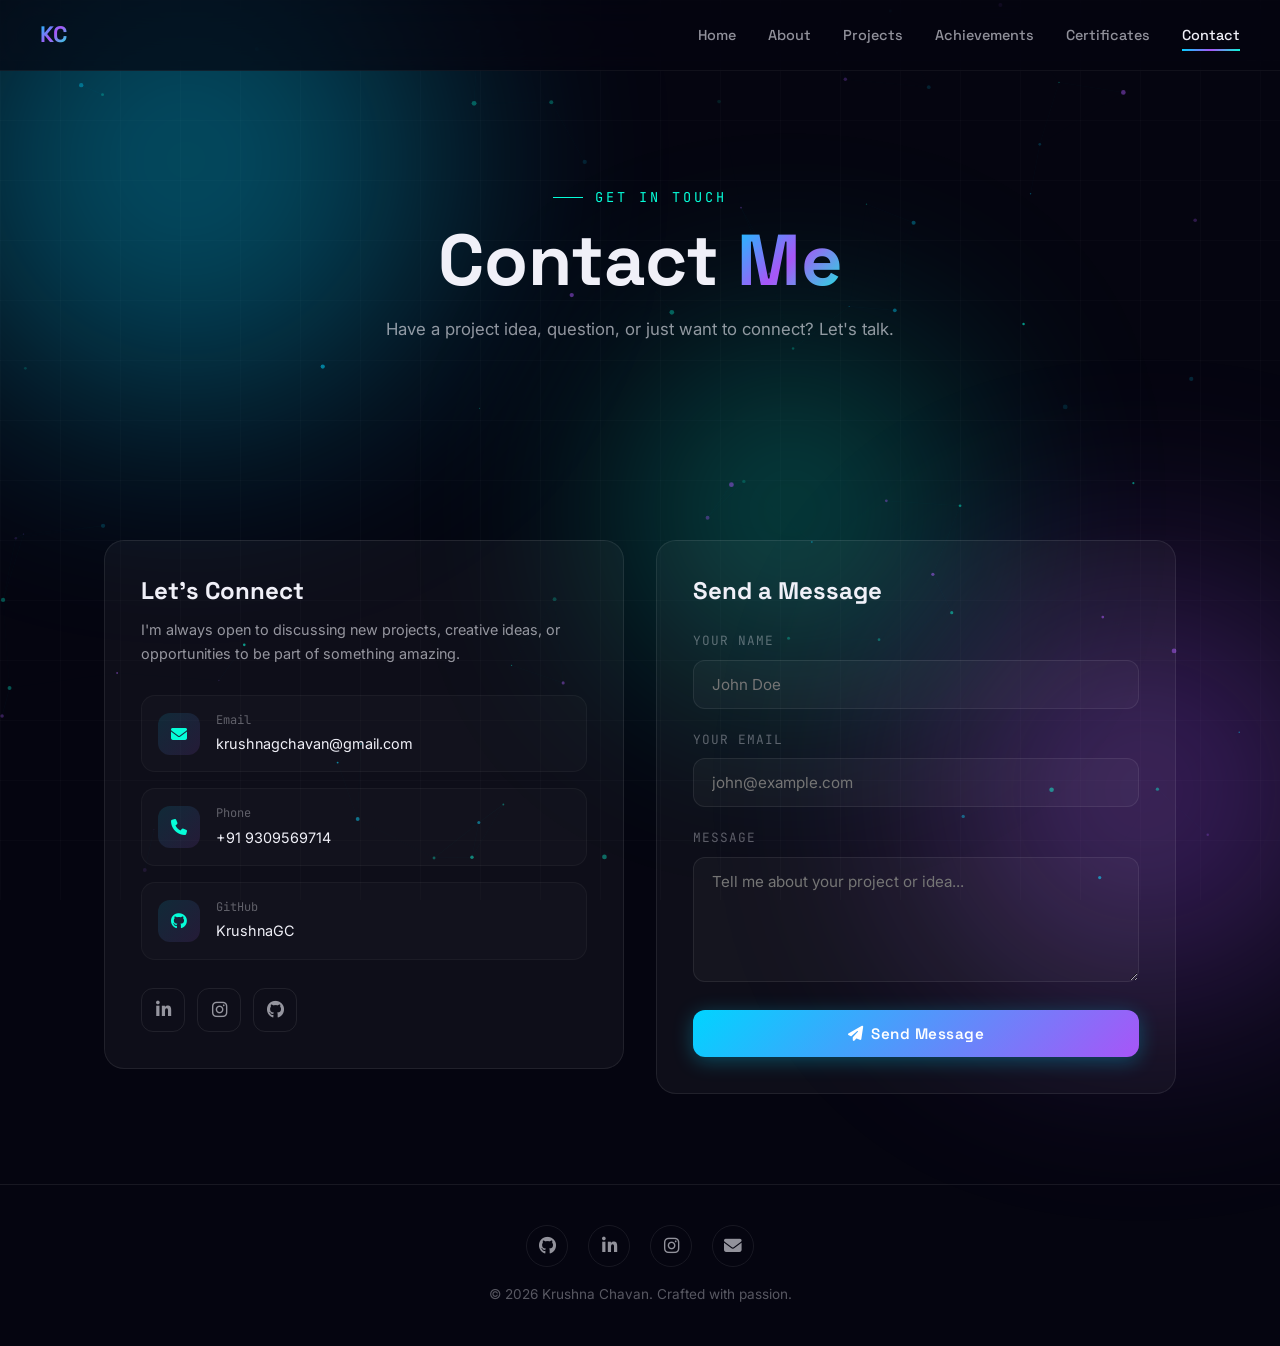
<file: contact.html>
<!DOCTYPE html>
<html lang="en">
<head>
  <meta charset="UTF-8"><meta name="viewport" content="width=device-width,initial-scale=1.0">
  <title>Contact — Krushna Chavan</title>
  <meta name="description" content="Get in touch with Krushna Chavan — for collaborations, projects, or just to say hello.">
  <link rel="stylesheet" href="css/style.css">
  <link rel="stylesheet" href="css/pages.css">
  <link rel="stylesheet" href="https://cdnjs.cloudflare.com/ajax/libs/font-awesome/6.5.1/css/all.min.css">
</head>
<body>
  <div class="bg-grid"></div>
  <div class="bg-glow bg-glow--1"></div><div class="bg-glow bg-glow--2"></div><div class="bg-glow bg-glow--3"></div>
  <canvas id="particles-canvas"></canvas>

  <nav class="navbar"><a href="index.html" class="navbar__logo"><span class="gradient-text">KC</span></a>
    <div class="navbar__links" id="nav-links">
      <a href="index.html" class="navbar__link">Home</a><a href="about.html" class="navbar__link">About</a>
      <a href="projects.html" class="navbar__link">Projects</a><a href="achievements.html" class="navbar__link">Achievements</a>
      <a href="certificates.html" class="navbar__link">Certificates</a><a href="contact.html" class="navbar__link active">Contact</a>
    </div>
    <div class="navbar__toggle" id="nav-toggle"><span></span><span></span><span></span></div>
  </nav>

  <main class="page-transition">
    <section class="page-hero">
      <p class="section-label reveal">Get In Touch</p>
      <h1 class="reveal reveal-delay-1">Contact <span class="gradient-text">Me</span></h1>
      <p class="page-hero__sub reveal reveal-delay-2">Have a project idea, question, or just want to connect? Let's talk.</p>
    </section>

    <section class="container">
      <div class="contact-grid">
        <!-- Contact Info -->
        <div class="contact-info">
          <div class="glass-card contact-info-card reveal">
            <h3>Let's Connect</h3>
            <p>I'm always open to discussing new projects, creative ideas, or opportunities to be part of something amazing.</p>
            <div class="contact-details">
              <a href="mailto:krushnagchavan@gmail.com" class="contact-detail">
                <div class="contact-detail__icon"><i class="fas fa-envelope"></i></div>
                <div><span class="contact-detail__label">Email</span><span class="contact-detail__value">krushnagchavan@gmail.com</span></div>
              </a>
              <a href="tel:+919309569714" class="contact-detail">
                <div class="contact-detail__icon"><i class="fas fa-phone"></i></div>
                <div><span class="contact-detail__label">Phone</span><span class="contact-detail__value">+91 9309569714</span></div>
              </a>
              <a href="https://github.com/KrushnaGC" target="_blank" class="contact-detail">
                <div class="contact-detail__icon"><i class="fab fa-github"></i></div>
                <div><span class="contact-detail__label">GitHub</span><span class="contact-detail__value">KrushnaGC</span></div>
              </a>
            </div>
            <div class="contact-socials">
              <a href="https://www.linkedin.com/in/krushna-chavan-bb91632a5" target="_blank" class="contact-social-btn"><i class="fab fa-linkedin-in"></i></a>
              <a href="#" class="contact-social-btn"><i class="fab fa-instagram"></i></a>
              <a href="https://github.com/KrushnaGC" target="_blank" class="contact-social-btn"><i class="fab fa-github"></i></a>
            </div>
          </div>
        </div>

        <!-- Contact Form -->
        <div class="glass-card contact-form-card reveal reveal-delay-1">
          <h3>Send a Message</h3>
          <form id="contact-form" onsubmit="handleSubmit(event)">
            <div class="form-group">
              <label for="name">Your Name</label>
              <input type="text" id="name" name="name" placeholder="John Doe" required>
            </div>
            <div class="form-group">
              <label for="email">Your Email</label>
              <input type="email" id="email" name="email" placeholder="john@example.com" required>
            </div>
            <div class="form-group">
              <label for="message">Message</label>
              <textarea id="message" name="message" rows="5" placeholder="Tell me about your project or idea..." required></textarea>
            </div>
            <button type="submit" class="btn btn--primary" style="width:100%;justify-content:center">
              <i class="fas fa-paper-plane"></i> Send Message
            </button>
          </form>
          <div id="form-success" class="form-success" style="display:none">
            <i class="fas fa-check-circle"></i>
            <p>Message sent successfully! I'll get back to you soon.</p>
          </div>
        </div>
      </div>
    </section>
  </main>

  <footer class="footer">
    <div class="footer__socials">
      <a href="https://github.com/KrushnaGC" target="_blank" class="footer__social-link"><i class="fab fa-github"></i></a>
      <a href="https://www.linkedin.com/in/krushna-chavan-bb91632a5" target="_blank" class="footer__social-link"><i class="fab fa-linkedin-in"></i></a>
      <a href="#" class="footer__social-link"><i class="fab fa-instagram"></i></a>
      <a href="mailto:krushnagchavan@gmail.com" class="footer__social-link"><i class="fas fa-envelope"></i></a>
    </div>
    <p>&copy; 2026 Krushna Chavan. Crafted with passion.</p>
  </footer>
  <script src="js/main.js"></script>
  <script>
    function handleSubmit(e) {
      e.preventDefault();
      const form = document.getElementById('contact-form');
      const success = document.getElementById('form-success');
      form.style.display = 'none';
      success.style.display = 'flex';
    }
  </script>
</body>
</html>
</file>
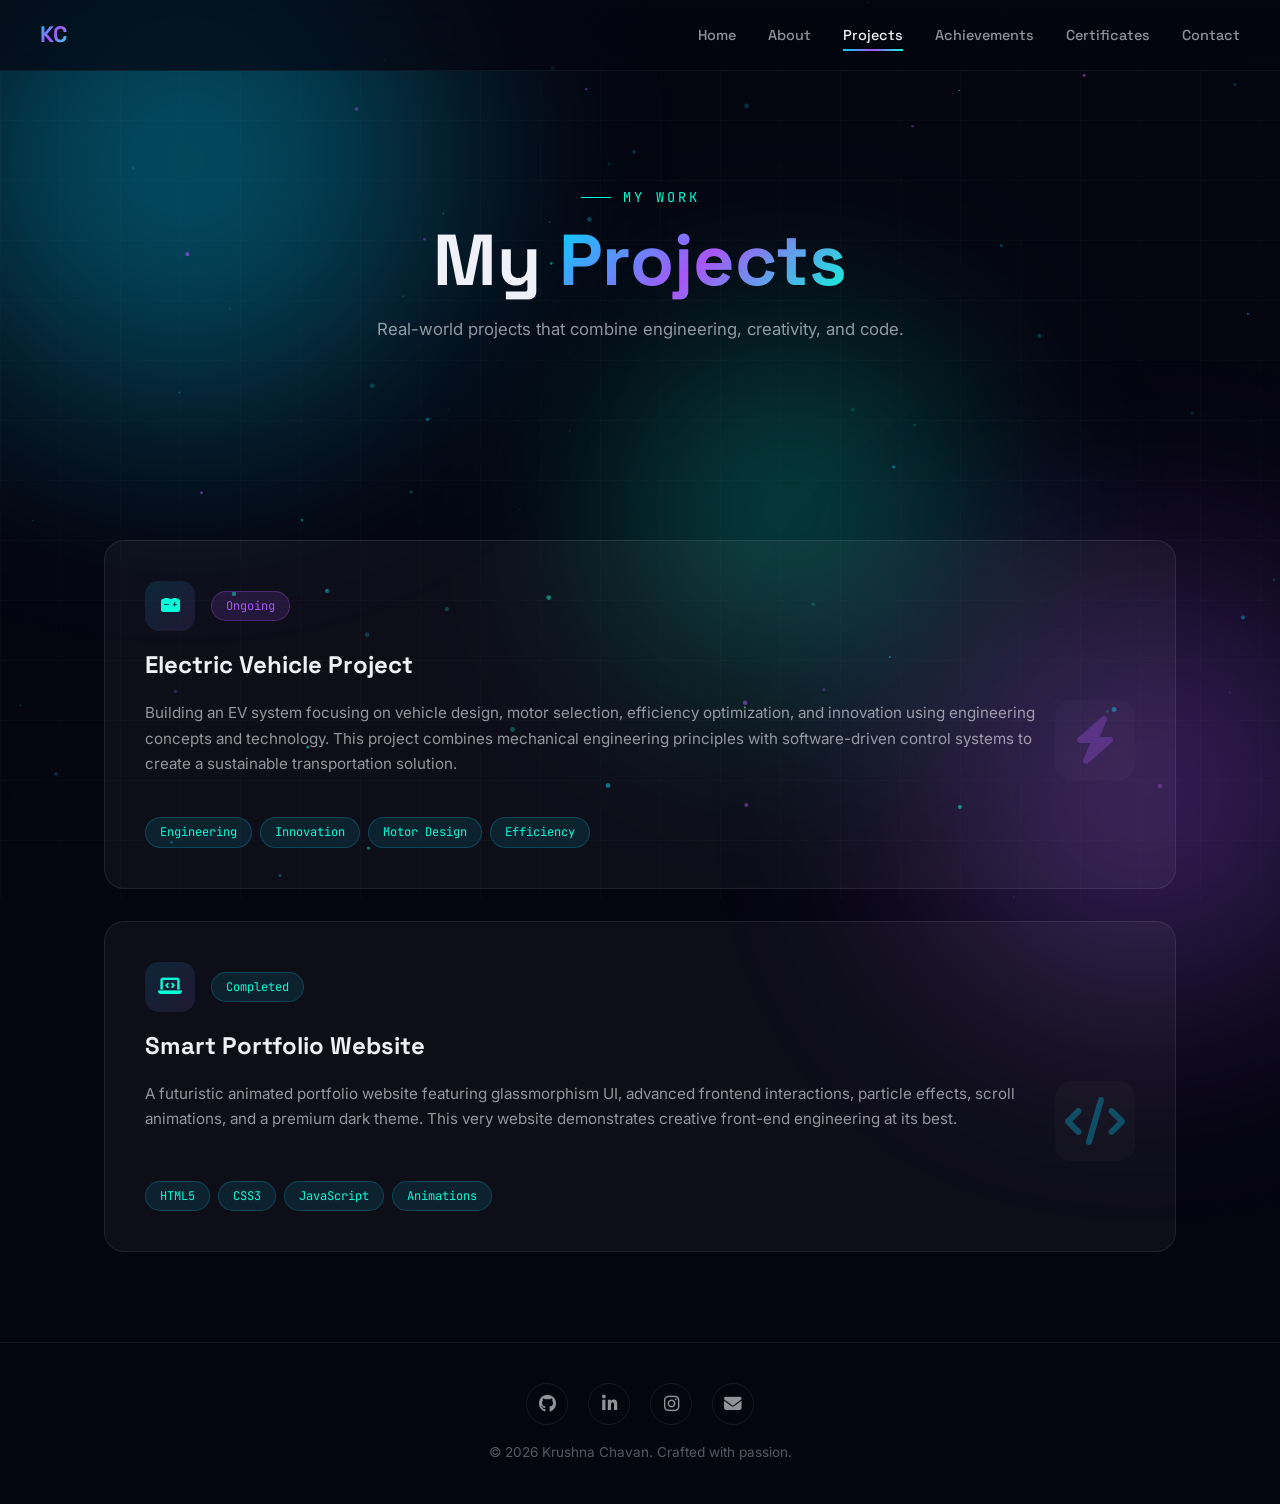
<file: projects.html>
<!DOCTYPE html>
<html lang="en">
<head>
  <meta charset="UTF-8"><meta name="viewport" content="width=device-width,initial-scale=1.0">
  <title>Projects — Krushna Chavan</title>
  <meta name="description" content="Explore projects by Krushna Chavan — from Electric Vehicles to modern web experiences.">
  <link rel="stylesheet" href="css/style.css">
  <link rel="stylesheet" href="css/pages.css">
  <link rel="stylesheet" href="https://cdnjs.cloudflare.com/ajax/libs/font-awesome/6.5.1/css/all.min.css">
</head>
<body>
  <div class="bg-grid"></div>
  <div class="bg-glow bg-glow--1"></div><div class="bg-glow bg-glow--2"></div><div class="bg-glow bg-glow--3"></div>
  <canvas id="particles-canvas"></canvas>

  <nav class="navbar"><a href="index.html" class="navbar__logo"><span class="gradient-text">KC</span></a>
    <div class="navbar__links" id="nav-links">
      <a href="index.html" class="navbar__link">Home</a><a href="about.html" class="navbar__link">About</a>
      <a href="projects.html" class="navbar__link active">Projects</a><a href="achievements.html" class="navbar__link">Achievements</a>
      <a href="certificates.html" class="navbar__link">Certificates</a><a href="contact.html" class="navbar__link">Contact</a>
    </div>
    <div class="navbar__toggle" id="nav-toggle"><span></span><span></span><span></span></div>
  </nav>

  <main class="page-transition">
    <section class="page-hero">
      <p class="section-label reveal">My Work</p>
      <h1 class="reveal reveal-delay-1">My <span class="gradient-text">Projects</span></h1>
      <p class="page-hero__sub reveal reveal-delay-2">Real-world projects that combine engineering, creativity, and code.</p>
    </section>

    <section class="container">
      <div class="project-full-grid">
        <!-- Project 1 -->
        <article class="glass-card project-card reveal" id="project-ev">
          <div class="project-card__header">
            <div class="project-card__icon"><i class="fas fa-car-battery"></i></div>
            <span class="tag" style="background:rgba(168,85,247,0.15);border-color:rgba(168,85,247,0.3);color:var(--neon-purple)">Ongoing</span>
          </div>
          <h2>Electric Vehicle Project</h2>
          <p class="project-card__desc">Building an EV system focusing on vehicle design, motor selection, efficiency optimization, and innovation using engineering concepts and technology. This project combines mechanical engineering principles with software-driven control systems to create a sustainable transportation solution.</p>
          <div class="project-card__tags">
            <span class="tag">Engineering</span><span class="tag">Innovation</span><span class="tag">Motor Design</span><span class="tag">Efficiency</span>
          </div>
          <div class="project-card__img">
            <i class="fas fa-bolt" style="font-size:3rem;color:var(--neon-purple);opacity:0.3"></i>
          </div>
        </article>

        <!-- Project 2 -->
        <article class="glass-card project-card reveal reveal-delay-1" id="project-portfolio">
          <div class="project-card__header">
            <div class="project-card__icon"><i class="fas fa-laptop-code"></i></div>
            <span class="tag">Completed</span>
          </div>
          <h2>Smart Portfolio Website</h2>
          <p class="project-card__desc">A futuristic animated portfolio website featuring glassmorphism UI, advanced frontend interactions, particle effects, scroll animations, and a premium dark theme. This very website demonstrates creative front-end engineering at its best.</p>
          <div class="project-card__tags">
            <span class="tag">HTML5</span><span class="tag">CSS3</span><span class="tag">JavaScript</span><span class="tag">Animations</span>
          </div>
          <div class="project-card__img">
            <i class="fas fa-code" style="font-size:3rem;color:var(--neon-blue);opacity:0.3"></i>
          </div>
        </article>
      </div>
    </section>
  </main>

  <footer class="footer">
    <div class="footer__socials">
      <a href="https://github.com/KrushnaGC" target="_blank" class="footer__social-link"><i class="fab fa-github"></i></a>
      <a href="https://www.linkedin.com/in/krushna-chavan-bb91632a5" target="_blank" class="footer__social-link"><i class="fab fa-linkedin-in"></i></a>
      <a href="#" class="footer__social-link"><i class="fab fa-instagram"></i></a>
      <a href="mailto:krushnagchavan@gmail.com" class="footer__social-link"><i class="fas fa-envelope"></i></a>
    </div>
    <p>&copy; 2026 Krushna Chavan. Crafted with passion.</p>
  </footer>
  <script src="js/main.js"></script>
  <script>document.addEventListener('DOMContentLoaded',()=>initTilt('.project-card'));</script>
</body>
</html>
</file>
<file: css/style.css>
/* ============================================
   KRUSHNA CHAVAN — PREMIUM PORTFOLIO
   Design System & Global Styles
   ============================================ */

/* ---------- Google Fonts ---------- */
@import url('https://fonts.googleapis.com/css2?family=Inter:wght@300;400;500;600;700;800;900&family=Space+Grotesk:wght@400;500;600;700&family=JetBrains+Mono:wght@400;500;600&display=swap');

/* ---------- CSS Custom Properties ---------- */
:root {
  /* Colors */
  --bg-primary: #050510;
  --bg-secondary: #0a0a1a;
  --bg-card: rgba(15, 15, 35, 0.6);
  --glass-bg: rgba(255, 255, 255, 0.04);
  --glass-border: rgba(255, 255, 255, 0.08);
  --glass-hover: rgba(255, 255, 255, 0.08);

  --neon-blue: #00d4ff;
  --neon-purple: #a855f7;
  --neon-cyan: #06fdd8;
  --neon-pink: #f472b6;
  --accent-gradient: linear-gradient(135deg, #00d4ff, #a855f7, #06fdd8);
  --text-gradient: linear-gradient(135deg, #00d4ff 0%, #a855f7 50%, #06fdd8 100%);

  --text-primary: #f0f0f8;
  --text-secondary: rgba(240, 240, 248, 0.6);
  --text-muted: rgba(240, 240, 248, 0.35);

  /* Typography */
  --font-heading: 'Space Grotesk', sans-serif;
  --font-body: 'Inter', sans-serif;
  --font-mono: 'JetBrains Mono', monospace;

  /* Spacing */
  --section-padding: clamp(60px, 10vh, 120px) clamp(16px, 5vw, 80px);
  --container-max: 1200px;
  --card-radius: 20px;
  --btn-radius: 12px;

  /* Transitions */
  --ease-out-expo: cubic-bezier(0.16, 1, 0.3, 1);
  --ease-spring: cubic-bezier(0.34, 1.56, 0.64, 1);
  --transition-fast: 0.2s var(--ease-out-expo);
  --transition-normal: 0.4s var(--ease-out-expo);
  --transition-slow: 0.7s var(--ease-out-expo);
}

/* ---------- Reset & Base ---------- */
*, *::before, *::after { margin: 0; padding: 0; box-sizing: border-box; }

html {
  scroll-behavior: smooth;
  font-size: 16px;
  -webkit-font-smoothing: antialiased;
  -moz-osx-font-smoothing: grayscale;
}

body {
  font-family: var(--font-body);
  background: var(--bg-primary);
  color: var(--text-primary);
  line-height: 1.7;
  overflow-x: hidden;
  min-height: 100vh;
}

a { color: inherit; text-decoration: none; }
ul, ol { list-style: none; }
img { max-width: 100%; display: block; }
button { cursor: pointer; border: none; background: none; font-family: inherit; }

/* ---------- Animated Background ---------- */
.bg-grid {
  position: fixed; inset: 0; z-index: -2;
  background-image:
    linear-gradient(rgba(255,255,255,0.02) 1px, transparent 1px),
    linear-gradient(90deg, rgba(255,255,255,0.02) 1px, transparent 1px);
  background-size: 60px 60px;
}

.bg-glow {
  position: fixed; z-index: -1; border-radius: 50%; filter: blur(120px); opacity: 0.35;
  animation: float 12s ease-in-out infinite alternate;
  pointer-events: none;
}
.bg-glow--1 { width: 500px; height: 500px; background: var(--neon-blue); top: -10%; left: -5%; }
.bg-glow--2 { width: 400px; height: 400px; background: var(--neon-purple); bottom: -10%; right: -5%; animation-delay: -4s; }
.bg-glow--3 { width: 300px; height: 300px; background: var(--neon-cyan); top: 40%; left: 50%; animation-delay: -8s; }

@keyframes float {
  0% { transform: translate(0, 0) scale(1); }
  100% { transform: translate(30px, -40px) scale(1.15); }
}

/* ---------- Scrollbar ---------- */
::-webkit-scrollbar { width: 6px; }
::-webkit-scrollbar-track { background: var(--bg-primary); }
::-webkit-scrollbar-thumb { background: linear-gradient(var(--neon-blue), var(--neon-purple)); border-radius: 3px; }

/* ---------- Typography ---------- */
h1, h2, h3, h4, h5, h6 { font-family: var(--font-heading); font-weight: 700; line-height: 1.2; }
h1 { font-size: clamp(2.5rem, 6vw, 4.5rem); }
h2 { font-size: clamp(2rem, 4vw, 3rem); }
h3 { font-size: clamp(1.25rem, 2.5vw, 1.5rem); }

.gradient-text {
  background: var(--text-gradient);
  -webkit-background-clip: text;
  -webkit-text-fill-color: transparent;
  background-clip: text;
}

.section-label {
  font-family: var(--font-mono);
  font-size: 0.85rem;
  text-transform: uppercase;
  letter-spacing: 3px;
  color: var(--neon-cyan);
  margin-bottom: 8px;
  display: flex; align-items: center; gap: 12px;
}
.section-label::before {
  content: '';
  width: 30px; height: 1px;
  background: var(--neon-cyan);
}

/* ---------- Container ---------- */
.container {
  max-width: var(--container-max);
  margin: 0 auto;
  padding: var(--section-padding);
}

/* ---------- Glassmorphism Card ---------- */
.glass-card {
  background: var(--glass-bg);
  border: 1px solid var(--glass-border);
  border-radius: var(--card-radius);
  backdrop-filter: blur(20px);
  -webkit-backdrop-filter: blur(20px);
  padding: 32px;
  transition: all var(--transition-normal);
  position: relative;
  overflow: hidden;
}
.glass-card::before {
  content: '';
  position: absolute; inset: 0;
  background: linear-gradient(135deg, rgba(0,212,255,0.05), transparent 60%);
  opacity: 0;
  transition: opacity var(--transition-normal);
}
.glass-card:hover {
  border-color: rgba(0, 212, 255, 0.25);
  transform: translateY(-4px);
  box-shadow: 0 20px 60px rgba(0, 212, 255, 0.08), 0 0 30px rgba(168, 85, 247, 0.05);
}
.glass-card:hover::before { opacity: 1; }

/* ---------- Buttons ---------- */
.btn {
  display: inline-flex; align-items: center; gap: 8px;
  padding: 14px 32px;
  border-radius: var(--btn-radius);
  font-family: var(--font-heading);
  font-weight: 600;
  font-size: 0.95rem;
  letter-spacing: 0.5px;
  transition: all var(--transition-normal);
  position: relative;
  overflow: hidden;
}
.btn--primary {
  background: linear-gradient(135deg, var(--neon-blue), var(--neon-purple));
  color: #fff;
  box-shadow: 0 4px 20px rgba(0, 212, 255, 0.3);
}
.btn--primary:hover {
  transform: translateY(-2px);
  box-shadow: 0 8px 30px rgba(0, 212, 255, 0.5);
}
.btn--outline {
  border: 1px solid var(--glass-border);
  color: var(--text-primary);
  background: var(--glass-bg);
  backdrop-filter: blur(10px);
}
.btn--outline:hover {
  border-color: var(--neon-cyan);
  color: var(--neon-cyan);
  box-shadow: 0 0 20px rgba(6, 253, 216, 0.15);
  transform: translateY(-2px);
}

/* ---------- Navbar ---------- */
.navbar {
  position: fixed; top: 0; left: 0; right: 0; z-index: 1000;
  padding: 16px 40px;
  display: flex; align-items: center; justify-content: space-between;
  background: rgba(5, 5, 16, 0.7);
  backdrop-filter: blur(20px);
  -webkit-backdrop-filter: blur(20px);
  border-bottom: 1px solid rgba(255, 255, 255, 0.05);
  transition: all var(--transition-normal);
}
.navbar.scrolled {
  padding: 10px 40px;
  background: rgba(5, 5, 16, 0.92);
  box-shadow: 0 4px 30px rgba(0, 0, 0, 0.4);
}
.navbar__logo {
  font-family: var(--font-heading);
  font-size: 1.4rem;
  font-weight: 800;
}
.navbar__links {
  display: flex; gap: 32px; align-items: center;
}
.navbar__link {
  font-family: var(--font-heading);
  font-size: 0.9rem;
  font-weight: 500;
  color: var(--text-secondary);
  transition: color var(--transition-fast);
  position: relative;
}
.navbar__link::after {
  content: '';
  position: absolute;
  bottom: -4px; left: 0;
  width: 0; height: 2px;
  background: var(--accent-gradient);
  transition: width var(--transition-normal);
}
.navbar__link:hover, .navbar__link.active {
  color: var(--text-primary);
}
.navbar__link:hover::after, .navbar__link.active::after {
  width: 100%;
}

/* Mobile Menu Toggle */
.navbar__toggle {
  display: none;
  flex-direction: column; gap: 5px;
  cursor: pointer; padding: 5px;
}
.navbar__toggle span {
  width: 24px; height: 2px;
  background: var(--text-primary);
  transition: all var(--transition-fast);
  border-radius: 2px;
}

/* ---------- Footer ---------- */
.footer {
  padding: 40px;
  border-top: 1px solid var(--glass-border);
  text-align: center;
  color: var(--text-muted);
  font-size: 0.85rem;
}
.footer__socials {
  display: flex; justify-content: center; gap: 20px;
  margin-bottom: 16px;
}
.footer__social-link {
  width: 42px; height: 42px;
  display: flex; align-items: center; justify-content: center;
  border-radius: 50%;
  border: 1px solid var(--glass-border);
  color: var(--text-secondary);
  transition: all var(--transition-fast);
  font-size: 1.1rem;
}
.footer__social-link:hover {
  border-color: var(--neon-cyan);
  color: var(--neon-cyan);
  transform: translateY(-3px);
  box-shadow: 0 0 15px rgba(6, 253, 216, 0.2);
}

/* ---------- Scroll Reveal Animation ---------- */
.reveal {
  opacity: 0;
  transform: translateY(40px);
  transition: opacity 0.8s var(--ease-out-expo), transform 0.8s var(--ease-out-expo);
}
.reveal.visible {
  opacity: 1;
  transform: translateY(0);
}
.reveal-delay-1 { transition-delay: 0.1s; }
.reveal-delay-2 { transition-delay: 0.2s; }
.reveal-delay-3 { transition-delay: 0.3s; }
.reveal-delay-4 { transition-delay: 0.4s; }
.reveal-delay-5 { transition-delay: 0.5s; }

/* ---------- Tag / Badge ---------- */
.tag {
  display: inline-block;
  padding: 4px 14px;
  border-radius: 20px;
  font-size: 0.75rem;
  font-family: var(--font-mono);
  background: rgba(0, 212, 255, 0.1);
  border: 1px solid rgba(0, 212, 255, 0.2);
  color: var(--neon-cyan);
}

/* ---------- Section Title ---------- */
.section-header {
  text-align: center;
  margin-bottom: 60px;
}
.section-header h2 {
  margin-top: 8px;
}
.section-header p {
  color: var(--text-secondary);
  max-width: 600px;
  margin: 16px auto 0;
}

/* ---------- Particles Canvas ---------- */
#particles-canvas {
  position: fixed; inset: 0; z-index: -1;
  pointer-events: none;
}

/* ---------- Page Transition ---------- */
.page-transition {
  animation: pageIn 0.6s var(--ease-out-expo) both;
}
@keyframes pageIn {
  from { opacity: 0; transform: translateY(20px); }
  to { opacity: 1; transform: translateY(0); }
}

/* ---------- Custom Cursor ---------- */
.cursor-dot, .cursor-ring {
  position: fixed;
  pointer-events: none;
  z-index: 9999;
  border-radius: 50%;
  transition: opacity 0.3s;
}
.cursor-dot {
  width: 6px; height: 6px;
  background: var(--neon-cyan);
  margin: -3px 0 0 -3px;
}
.cursor-ring {
  width: 36px; height: 36px;
  border: 1.5px solid rgba(6, 253, 216, 0.4);
  margin: -18px 0 0 -18px;
  transition: width 0.2s, height 0.2s, margin 0.2s, border-color 0.2s;
}
.cursor-ring.hover {
  width: 50px; height: 50px;
  margin: -25px 0 0 -25px;
  border-color: var(--neon-purple);
}

/* ---------- Responsive ---------- */
@media (max-width: 768px) {
  .navbar { padding: 14px 20px; }
  .navbar__links {
    position: fixed; top: 0; right: -100%;
    width: 280px; height: 100vh;
    flex-direction: column;
    background: rgba(5, 5, 16, 0.97);
    backdrop-filter: blur(30px);
    padding: 80px 40px 40px;
    gap: 24px;
    transition: right var(--transition-normal);
    border-left: 1px solid var(--glass-border);
  }
  .navbar__links.open { right: 0; }
  .navbar__toggle { display: flex; }
  .cursor-dot, .cursor-ring { display: none !important; }
  .container { padding: clamp(40px, 8vh, 80px) 20px; }
}

@media (max-width: 480px) {
  .glass-card { padding: 20px; }
  .btn { padding: 12px 24px; font-size: 0.85rem; }
}
</file>
<file: css/home.css>
/* ============================================
   HOME PAGE — Specific Styles
   ============================================ */

/* ---- Hero ---- */
.hero {
  min-height: 100vh;
  display: flex;
  align-items: center;
  justify-content: center;
  gap: 60px;
  padding: 120px clamp(20px, 5vw, 80px) 60px;
  position: relative;
}

.hero__content {
  max-width: 600px;
  flex: 1;
}

.hero__greeting {
  font-family: var(--font-mono);
  font-size: 1rem;
  color: var(--neon-cyan);
  margin-bottom: 8px;
}

.hero__name {
  margin-bottom: 16px;
  letter-spacing: -1px;
}

.hero__role {
  font-family: var(--font-heading);
  font-size: clamp(1.2rem, 2.5vw, 1.6rem);
  color: var(--text-secondary);
  margin-bottom: 20px;
  display: flex;
  align-items: center;
}

.hero__role-typed {
  color: var(--neon-blue);
  font-weight: 600;
}

.hero__cursor {
  animation: blink 1s step-end infinite;
  color: var(--neon-cyan);
  margin-left: 2px;
}

@keyframes blink {
  50% {
    opacity: 0;
  }
}

.hero__intro {
  color: var(--text-secondary);
  font-size: 1.05rem;
  max-width: 500px;
  margin-bottom: 32px;
}

.hero__cta {
  display: flex;
  gap: 16px;
  flex-wrap: wrap;
  margin-bottom: 32px;
}

.hero__socials {
  display: flex;
  gap: 16px;
}

.hero__social {
  width: 44px;
  height: 44px;
  display: flex;
  align-items: center;
  justify-content: center;
  border: 1px solid var(--glass-border);
  border-radius: 12px;
  font-size: 1.2rem;
  color: var(--text-secondary);
  transition: all var(--transition-fast);
}

.hero__social:hover {
  border-color: var(--neon-cyan);
  color: var(--neon-cyan);
  transform: translateY(-3px);
  box-shadow: 0 0 20px rgba(6, 253, 216, 0.15);
}

/* ---- Hero Visual ---- */
.hero__visual {
  flex-shrink: 0;
}

.hero__image-wrapper {
  width: 300px;
  height: 300px;
  border-radius: 30px;
  overflow: hidden;
  position: relative;
  border: 2px solid var(--glass-border);
  background: var(--glass-bg);
  box-shadow: 0 20px 80px rgba(0, 212, 255, 0.1);
  animation: heroImgFloat 6s ease-in-out infinite alternate;
}

@keyframes heroImgFloat {
  0% {
    transform: translateY(0) rotate(0deg);
  }

  100% {
    transform: translateY(-12px) rotate(1deg);
  }
}

.hero__image {
  width: 100%;
  height: 100%;
  object-fit: cover;
}

.hero__image-placeholder {
  display: none;
  width: 100%;
  height: 100%;
  align-items: center;
  justify-content: center;
  font-size: 5rem;
  color: var(--text-muted);
  background: linear-gradient(135deg, rgba(0, 212, 255, 0.05), rgba(168, 85, 247, 0.05));
}

/* ---- Scroll Indicator ---- */
.scroll-indicator {
  position: absolute;
  bottom: 30px;
  left: 50%;
  transform: translateX(-50%);
  display: flex;
  flex-direction: column;
  align-items: center;
  gap: 8px;
  color: var(--text-muted);
  font-family: var(--font-mono);
  font-size: 0.7rem;
  letter-spacing: 2px;
  text-transform: uppercase;
}

.scroll-indicator__line {
  width: 1px;
  height: 40px;
  background: linear-gradient(to bottom, var(--neon-cyan), transparent);
  animation: scrollPulse 2s ease-in-out infinite;
}

@keyframes scrollPulse {

  0%,
  100% {
    transform: scaleY(0.6);
    opacity: 0.3;
  }

  50% {
    transform: scaleY(1);
    opacity: 1;
  }
}

/* ---- Skills Grid ---- */
.skills-grid {
  display: grid;
  grid-template-columns: repeat(auto-fit, minmax(180px, 1fr));
  gap: 20px;
}

.skill-card {
  text-align: center;
  padding: 28px 20px;
}

.skill-card i {
  font-size: 2rem;
  margin-bottom: 12px;
  background: var(--text-gradient);
  -webkit-background-clip: text;
  -webkit-text-fill-color: transparent;
}

.skill-card h3 {
  font-size: 0.95rem;
  margin-bottom: 12px;
}

.skill-bar {
  width: 100%;
  height: 4px;
  background: rgba(255, 255, 255, 0.06);
  border-radius: 2px;
  overflow: hidden;
}

.skill-bar__fill {
  height: 100%;
  width: var(--fill);
  background: var(--accent-gradient);
  border-radius: 2px;
  animation: fillBar 1.5s var(--ease-out-expo) both;
}

@keyframes fillBar {
  from {
    width: 0;
  }
}

/* ---- Projects Preview ---- */
.projects-preview-grid {
  display: grid;
  grid-template-columns: repeat(auto-fit, minmax(280px, 1fr));
  gap: 24px;
}

.project-preview {
  padding: 32px;
}

.project-preview__img {
  width: 60px;
  height: 60px;
  display: flex;
  align-items: center;
  justify-content: center;
  border-radius: 16px;
  background: linear-gradient(135deg, rgba(0, 212, 255, 0.15), rgba(168, 85, 247, 0.15));
  margin-bottom: 20px;
  font-size: 1.5rem;
  color: var(--neon-cyan);
}

.project-preview h3 {
  margin-bottom: 8px;
}

.project-preview p {
  color: var(--text-secondary);
  font-size: 0.9rem;
  margin-bottom: 16px;
}

.project-preview__tags {
  display: flex;
  gap: 8px;
  flex-wrap: wrap;
}

/* ---- Stats Row ---- */
.stats-row {
  display: grid;
  grid-template-columns: repeat(auto-fit, minmax(180px, 1fr));
  gap: 24px;
}

.stat-card {
  text-align: center;
  padding: 36px 20px;
}

.stat-card__number {
  display: block;
  font-family: var(--font-heading);
  font-size: 3rem;
  font-weight: 800;
  background: var(--text-gradient);
  -webkit-background-clip: text;
  -webkit-text-fill-color: transparent;
}

.stat-card__label {
  color: var(--text-secondary);
  font-size: 0.9rem;
  margin-top: 4px;
}

/* ---- CTA Card ---- */
.cta-card {
  text-align: center;
  padding: 60px 40px;
}

.cta-card h2 {
  margin-bottom: 12px;
}

.cta-card p {
  color: var(--text-secondary);
  max-width: 500px;
  margin: 0 auto 28px;
}

/* ---- Responsive ---- */
@media (max-width: 768px) {
  .hero {
    flex-direction: column;
    text-align: center;
    gap: 40px;
    padding-top: 100px;
  }

  .hero__content {
    display: flex;
    flex-direction: column;
    align-items: center;
  }

  .hero__role {
    justify-content: center;
  }

  .hero__cta {
    justify-content: center;
  }

  .hero__socials {
    justify-content: center;
  }

  .hero__image-wrapper {
    width: 220px;
    height: 220px;
  }

  .scroll-indicator {
    display: none;
  }
}
</file>
<file: css/pages.css>
/* ============================================
   INNER PAGES — Shared Styles
   ============================================ */

/* ---- Page Hero ---- */
.page-hero {
  min-height: 50vh;
  display: flex;
  flex-direction: column;
  align-items: center;
  justify-content: center;
  text-align: center;
  padding: 140px 20px 60px;
}

.page-hero__sub {
  color: var(--text-secondary);
  max-width: 550px;
  margin-top: 12px;
  font-size: 1.05rem;
}

/* ---- About Bio ---- */
.about-bio__grid {
  display: grid;
  grid-template-columns: auto 1fr;
  gap: 50px;
  align-items: start;
}

.about-bio__image {
  position: sticky;
  top: 120px;
}

.about-bio__text .glass-card h2 {
  margin-bottom: 8px;
}

.about-role {
  font-family: var(--font-mono);
  font-size: 0.85rem;
  color: var(--neon-cyan);
  margin-bottom: 20px;
}

.about-bio__text p {
  color: var(--text-secondary);
  margin-bottom: 14px;
}

.about-bio__text p:last-child {
  margin-bottom: 0;
}

/* ---- Skills Full Grid ---- */
.skills-category-title {
  font-size: 1.1rem;
  color: var(--text-secondary);
  margin-bottom: 20px;
  display: flex;
  align-items: center;
  gap: 10px;
}

.skills-category-title i {
  color: var(--neon-cyan);
}

.skills-full-grid {
  display: grid;
  grid-template-columns: repeat(auto-fit, minmax(160px, 1fr));
  gap: 16px;
}

.skill-detail-card {
  text-align: center;
  padding: 24px 16px;
}

.skill-detail-card__icon {
  width: 50px;
  height: 50px;
  margin: 0 auto 12px;
  display: flex;
  align-items: center;
  justify-content: center;
  border-radius: 14px;
  background: linear-gradient(135deg, rgba(0, 212, 255, 0.1), rgba(168, 85, 247, 0.1));
  font-size: 1.3rem;
}

.skill-detail-card__icon i {
  background: var(--text-gradient);
  -webkit-background-clip: text;
  -webkit-text-fill-color: transparent;
}

.skill-detail-card h4 {
  font-size: 0.9rem;
  margin-bottom: 10px;
}

.skill-detail-card .skill-bar {
  margin-bottom: 6px;
}

.skill-detail-card__level {
  font-size: 0.7rem;
  color: var(--text-muted);
  font-family: var(--font-mono);
}

/* Skill bar (reused from home) */
.skill-bar {
  width: 100%;
  height: 4px;
  background: rgba(255, 255, 255, 0.06);
  border-radius: 2px;
  overflow: hidden;
}

.skill-bar__fill {
  height: 100%;
  width: var(--fill);
  background: var(--accent-gradient);
  border-radius: 2px;
  animation: fillBar 1.5s var(--ease-out-expo) both;
}

@keyframes fillBar {
  from {
    width: 0;
  }
}

/* ---- Goals Grid ---- */
.goals-grid {
  display: grid;
  grid-template-columns: repeat(auto-fit, minmax(280px, 1fr));
  gap: 24px;
}

.goal-card {
  padding: 36px;
  text-align: center;
}

.goal-card__icon {
  width: 70px;
  height: 70px;
  margin: 0 auto 20px;
  display: flex;
  align-items: center;
  justify-content: center;
  border-radius: 20px;
  background: linear-gradient(135deg, rgba(0, 212, 255, 0.12), rgba(168, 85, 247, 0.12));
  font-size: 1.8rem;
  color: var(--neon-cyan);
}

.goal-card h3 {
  margin-bottom: 10px;
}

.goal-card p {
  color: var(--text-secondary);
  font-size: 0.9rem;
}

/* ---- Education Card ---- */
.education-card {
  display: flex;
  gap: 28px;
  align-items: flex-start;
  padding: 36px;
}

.education-card__icon {
  width: 60px;
  height: 60px;
  flex-shrink: 0;
  display: flex;
  align-items: center;
  justify-content: center;
  border-radius: 16px;
  background: linear-gradient(135deg, rgba(0, 212, 255, 0.12), rgba(168, 85, 247, 0.12));
  font-size: 1.5rem;
  color: var(--neon-purple);
}

.education-card h3 {
  margin-bottom: 4px;
}

.education-card__branch {
  color: var(--neon-cyan);
  font-family: var(--font-mono);
  font-size: 0.85rem;
  margin-bottom: 4px;
}

.education-card__year {
  color: var(--text-muted);
  font-size: 0.85rem;
  margin-bottom: 10px;
}

.education-card__desc {
  color: var(--text-secondary);
  font-size: 0.9rem;
}

/* ---- Project Cards (Full) ---- */
.project-full-grid {
  display: grid;
  gap: 32px;
}

.project-card {
  padding: 40px;
  display: grid;
  grid-template-columns: 1fr auto;
  gap: 20px;
  align-items: start;
  transition: all var(--transition-normal);
}

.project-card__header {
  grid-column: 1 / -1;
  display: flex;
  align-items: center;
  gap: 16px;
}

.project-card__icon {
  width: 50px;
  height: 50px;
  display: flex;
  align-items: center;
  justify-content: center;
  border-radius: 14px;
  background: linear-gradient(135deg, rgba(0, 212, 255, 0.12), rgba(168, 85, 247, 0.12));
  font-size: 1.2rem;
  color: var(--neon-cyan);
}

.project-card h2 {
  font-size: 1.5rem;
  grid-column: 1 / -1;
}

.project-card__desc {
  color: var(--text-secondary);
  font-size: 0.95rem;
  line-height: 1.7;
}

.project-card__tags {
  grid-column: 1 / -1;
  display: flex;
  gap: 8px;
  flex-wrap: wrap;
}

.project-card__img {
  display: flex;
  align-items: center;
  justify-content: center;
  width: 80px;
  height: 80px;
  border-radius: 16px;
  background: rgba(255, 255, 255, 0.02);
  grid-row: 3 / 5;
  grid-column: 2;
}

/* ---- Timeline ---- */
.timeline {
  position: relative;
  padding-left: 40px;
  max-width: 700px;
  margin: 0 auto;
}

.timeline::before {
  content: '';
  position: absolute;
  left: 14px;
  top: 0;
  bottom: 0;
  width: 2px;
  background: linear-gradient(to bottom, var(--neon-blue), var(--neon-purple), transparent);
}

.timeline__item {
  position: relative;
  margin-bottom: 40px;
}

.timeline__dot {
  position: absolute;
  left: -33px;
  top: 28px;
  width: 12px;
  height: 12px;
  border-radius: 50%;
  background: var(--neon-cyan);
  box-shadow: 0 0 20px rgba(6, 253, 216, 0.5);
  z-index: 1;
}

.timeline__card {
  padding: 32px;
}

.timeline__card-header {
  display: flex;
  align-items: center;
  justify-content: space-between;
  margin-bottom: 12px;
}

.timeline__number {
  font-family: var(--font-heading);
  font-size: 2rem;
  font-weight: 800;
  background: var(--text-gradient);
  -webkit-background-clip: text;
  -webkit-text-fill-color: transparent;
}

.timeline__card h3 {
  margin-bottom: 6px;
  font-size: 1.2rem;
}

.timeline__org {
  font-size: 0.85rem;
  color: var(--neon-cyan);
  margin-bottom: 10px;
  display: flex;
  align-items: center;
  gap: 6px;
}

.timeline__card p:last-child {
  color: var(--text-secondary);
  font-size: 0.9rem;
}

/* ---- Certificate Grid ---- */
.cert-grid {
  display: grid;
  grid-template-columns: repeat(auto-fit, minmax(300px, 1fr));
  gap: 28px;
}

.cert-card {
  padding: 0;
  overflow: hidden;
}

.cert-card__img-wrapper {
  width: 100%;
  aspect-ratio: 4/3;
  overflow: hidden;
  position: relative;
  background: linear-gradient(135deg, rgba(0, 212, 255, 0.03), rgba(168, 85, 247, 0.03));
}

.cert-card__img-wrapper img {
  width: 100%;
  height: 100%;
  object-fit: cover;
  transition: transform 0.5s var(--ease-out-expo);
}

.cert-card:hover .cert-card__img-wrapper img {
  transform: scale(1.08);
}

.cert-card__placeholder {
  display: none;
  flex-direction: column;
  align-items: center;
  justify-content: center;
  width: 100%;
  height: 100%;
  font-size: 3rem;
  color: var(--text-muted);
  gap: 12px;
}

.cert-card__placeholder span {
  font-size: 0.85rem;
  font-family: var(--font-mono);
}

.cert-card__info {
  padding: 24px;
}

.cert-card__info h3 {
  font-size: 1rem;
  margin-bottom: 4px;
}

.cert-card__info p {
  color: var(--text-secondary);
  font-size: 0.8rem;
  display: flex;
  align-items: center;
  gap: 6px;
}

/* ---- Contact Grid ---- */
.contact-grid {
  display: grid;
  grid-template-columns: 1fr 1fr;
  gap: 32px;
  align-items: start;
}

.contact-info-card {
  padding: 36px;
}

.contact-info-card h3 {
  margin-bottom: 12px;
}

.contact-info-card>p {
  color: var(--text-secondary);
  font-size: 0.9rem;
  margin-bottom: 28px;
}

.contact-details {
  display: flex;
  flex-direction: column;
  gap: 16px;
  margin-bottom: 28px;
}

.contact-detail {
  display: flex;
  align-items: center;
  gap: 16px;
  padding: 14px 16px;
  border-radius: 14px;
  background: rgba(255, 255, 255, 0.02);
  border: 1px solid rgba(255, 255, 255, 0.04);
  transition: all var(--transition-fast);
}

.contact-detail:hover {
  border-color: rgba(0, 212, 255, 0.2);
  background: rgba(0, 212, 255, 0.04);
  transform: translateX(4px);
}

.contact-detail__icon {
  width: 42px;
  height: 42px;
  flex-shrink: 0;
  display: flex;
  align-items: center;
  justify-content: center;
  border-radius: 12px;
  background: linear-gradient(135deg, rgba(0, 212, 255, 0.12), rgba(168, 85, 247, 0.12));
  color: var(--neon-cyan);
}

.contact-detail__label {
  display: block;
  font-size: 0.75rem;
  color: var(--text-muted);
  font-family: var(--font-mono);
}

.contact-detail__value {
  font-size: 0.9rem;
  color: var(--text-primary);
}

.contact-socials {
  display: flex;
  gap: 12px;
}

.contact-social-btn {
  width: 44px;
  height: 44px;
  display: flex;
  align-items: center;
  justify-content: center;
  border-radius: 12px;
  border: 1px solid var(--glass-border);
  color: var(--text-secondary);
  font-size: 1.1rem;
  transition: all var(--transition-fast);
}

.contact-social-btn:hover {
  border-color: var(--neon-cyan);
  color: var(--neon-cyan);
  transform: translateY(-3px);
  box-shadow: 0 0 15px rgba(6, 253, 216, 0.15);
}

/* ---- Contact Form ---- */
.contact-form-card {
  padding: 36px;
}

.contact-form-card h3 {
  margin-bottom: 24px;
}

.form-group {
  margin-bottom: 20px;
}

.form-group label {
  display: block;
  font-size: 0.8rem;
  font-family: var(--font-mono);
  color: var(--text-muted);
  margin-bottom: 8px;
  text-transform: uppercase;
  letter-spacing: 1px;
}

.form-group input,
.form-group textarea {
  width: 100%;
  padding: 14px 18px;
  border-radius: 12px;
  border: 1px solid var(--glass-border);
  background: rgba(255, 255, 255, 0.03);
  color: var(--text-primary);
  font-family: var(--font-body);
  font-size: 0.95rem;
  transition: all var(--transition-fast);
  outline: none;
}

.form-group input:focus,
.form-group textarea:focus {
  border-color: var(--neon-blue);
  box-shadow: 0 0 20px rgba(0, 212, 255, 0.1);
}

.form-group textarea {
  resize: vertical;
  min-height: 120px;
}

.form-success {
  display: flex;
  flex-direction: column;
  align-items: center;
  justify-content: center;
  gap: 16px;
  padding: 40px;
  text-align: center;
  min-height: 300px;
}

.form-success i {
  font-size: 3rem;
  color: var(--neon-cyan);
}

.form-success p {
  color: var(--text-secondary);
}

/* ---- Hero Image (reused) ---- */
.hero__image-wrapper {
  width: 300px;
  height: 300px;
  border-radius: 30px;
  overflow: hidden;
  position: relative;
  border: 2px solid var(--glass-border);
  background: var(--glass-bg);
  box-shadow: 0 20px 80px rgba(0, 212, 255, 0.1);
}

.hero__image {
  width: 100%;
  height: 100%;
  object-fit: cover;
}

/* ---- Responsive ---- */
@media (max-width: 768px) {
  .about-bio__grid {
    grid-template-columns: 1fr;
    text-align: center;
  }

  .about-bio__image {
    position: static;
    display: flex;
    justify-content: center;
  }

  .contact-grid {
    grid-template-columns: 1fr;
  }

  .project-card {
    grid-template-columns: 1fr;
  }

  .project-card__img {
    grid-row: auto;
    grid-column: auto;
  }

  .education-card {
    flex-direction: column;
    align-items: center;
    text-align: center;
  }

  .timeline {
    padding-left: 30px;
  }

  .timeline::before {
    left: 8px;
  }

  .timeline__dot {
    left: -27px;
  }
}
</file>
